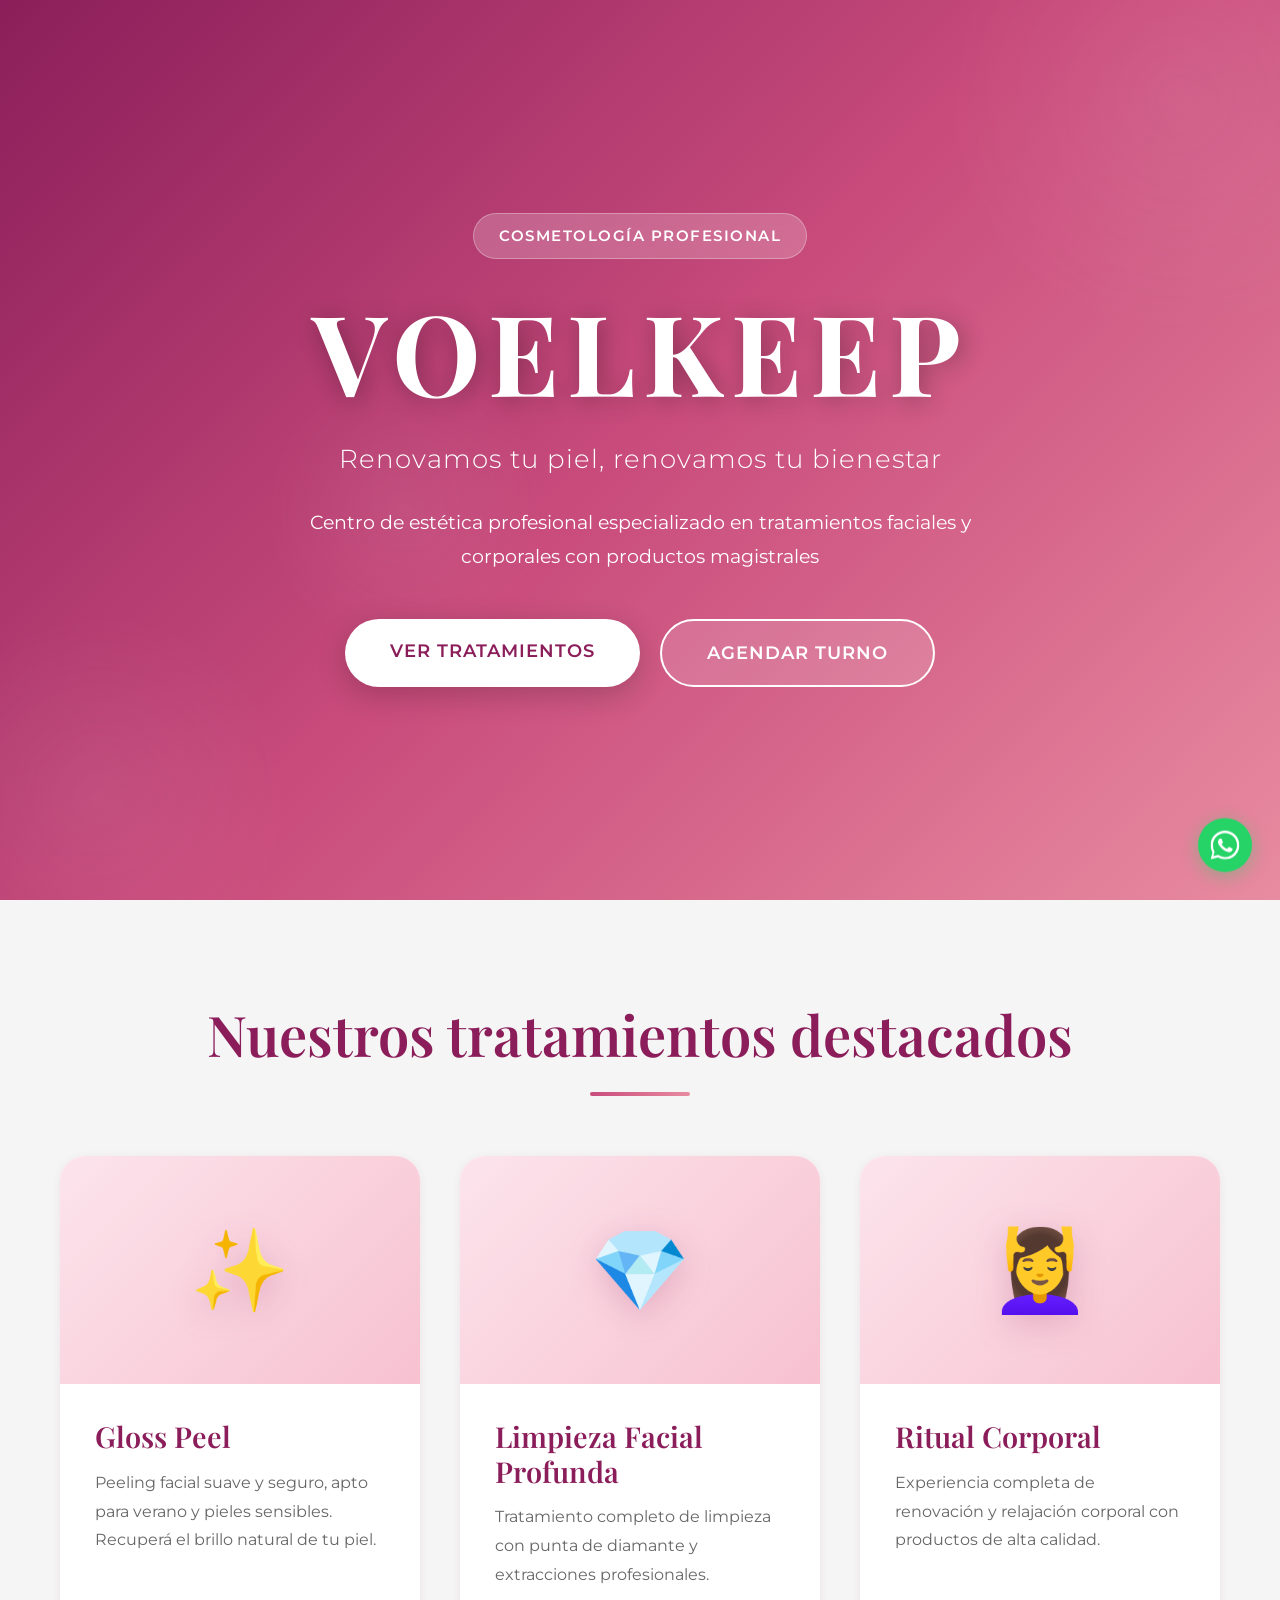
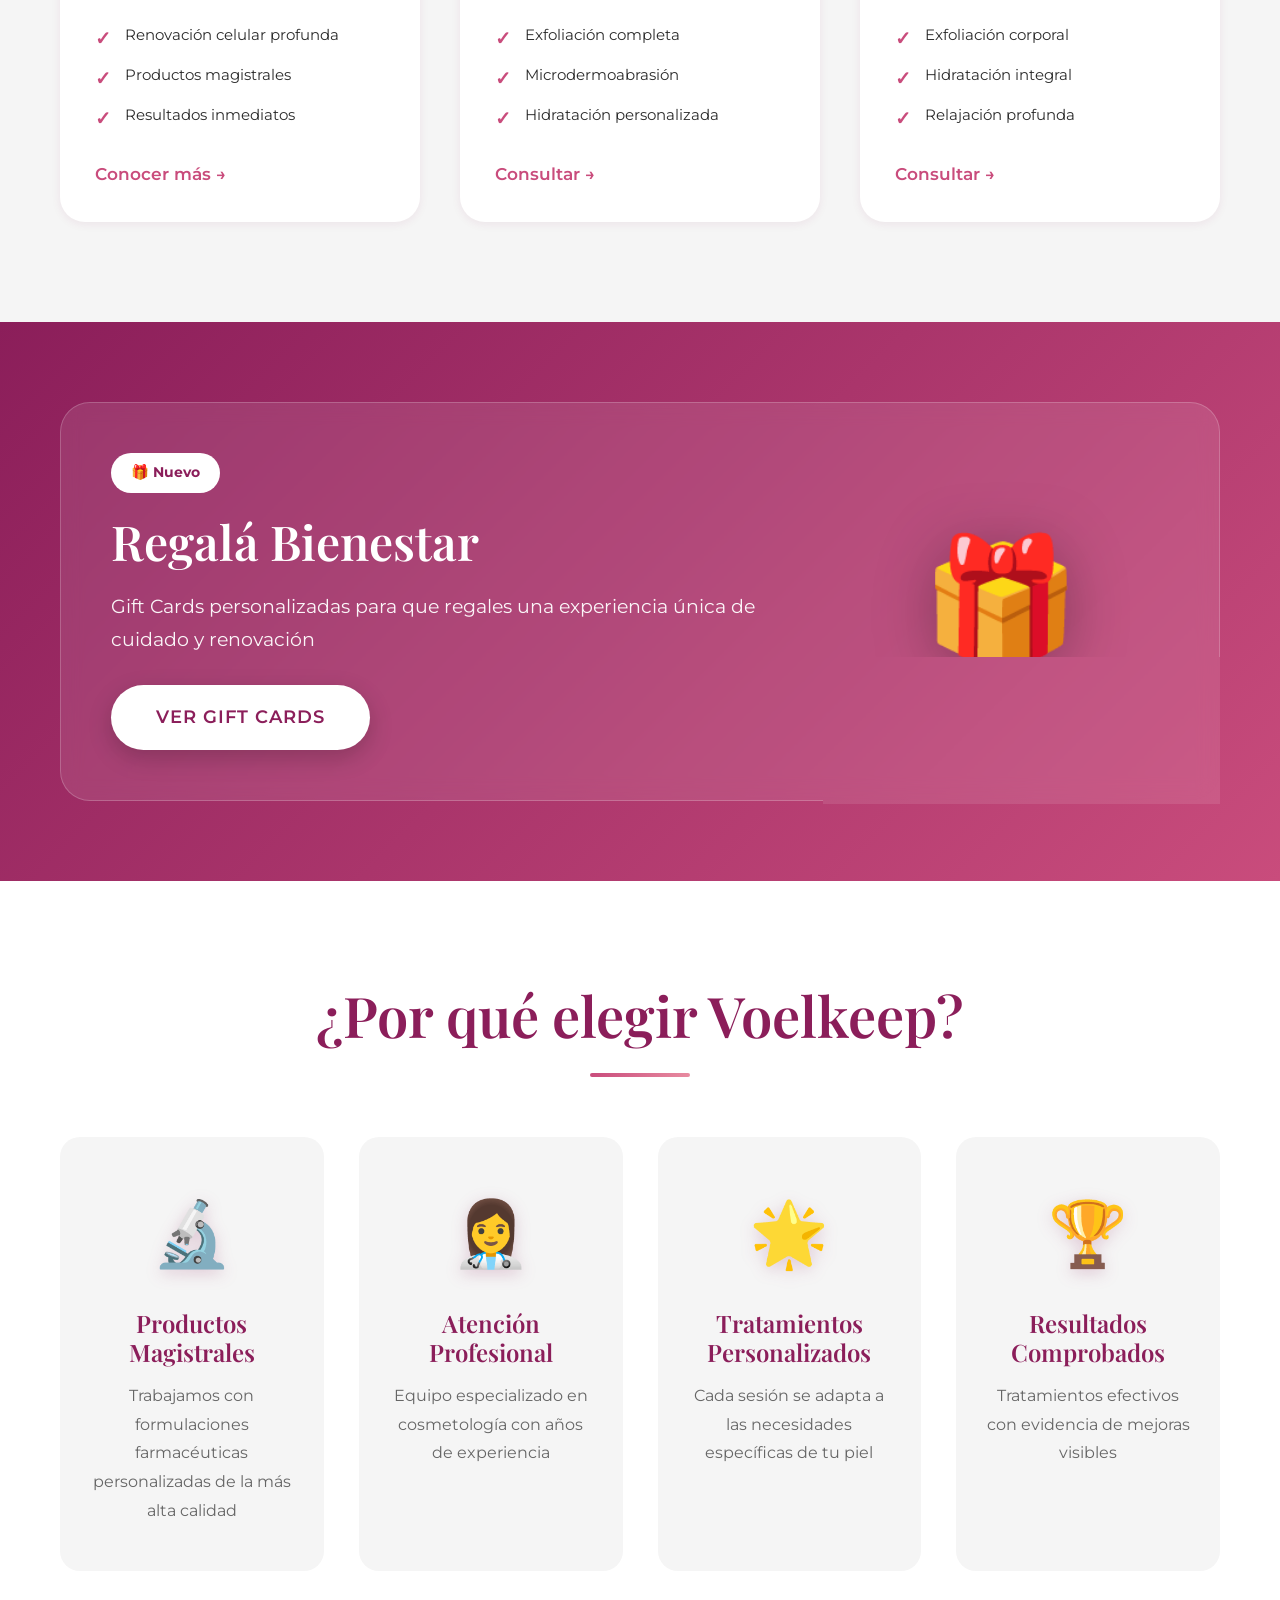
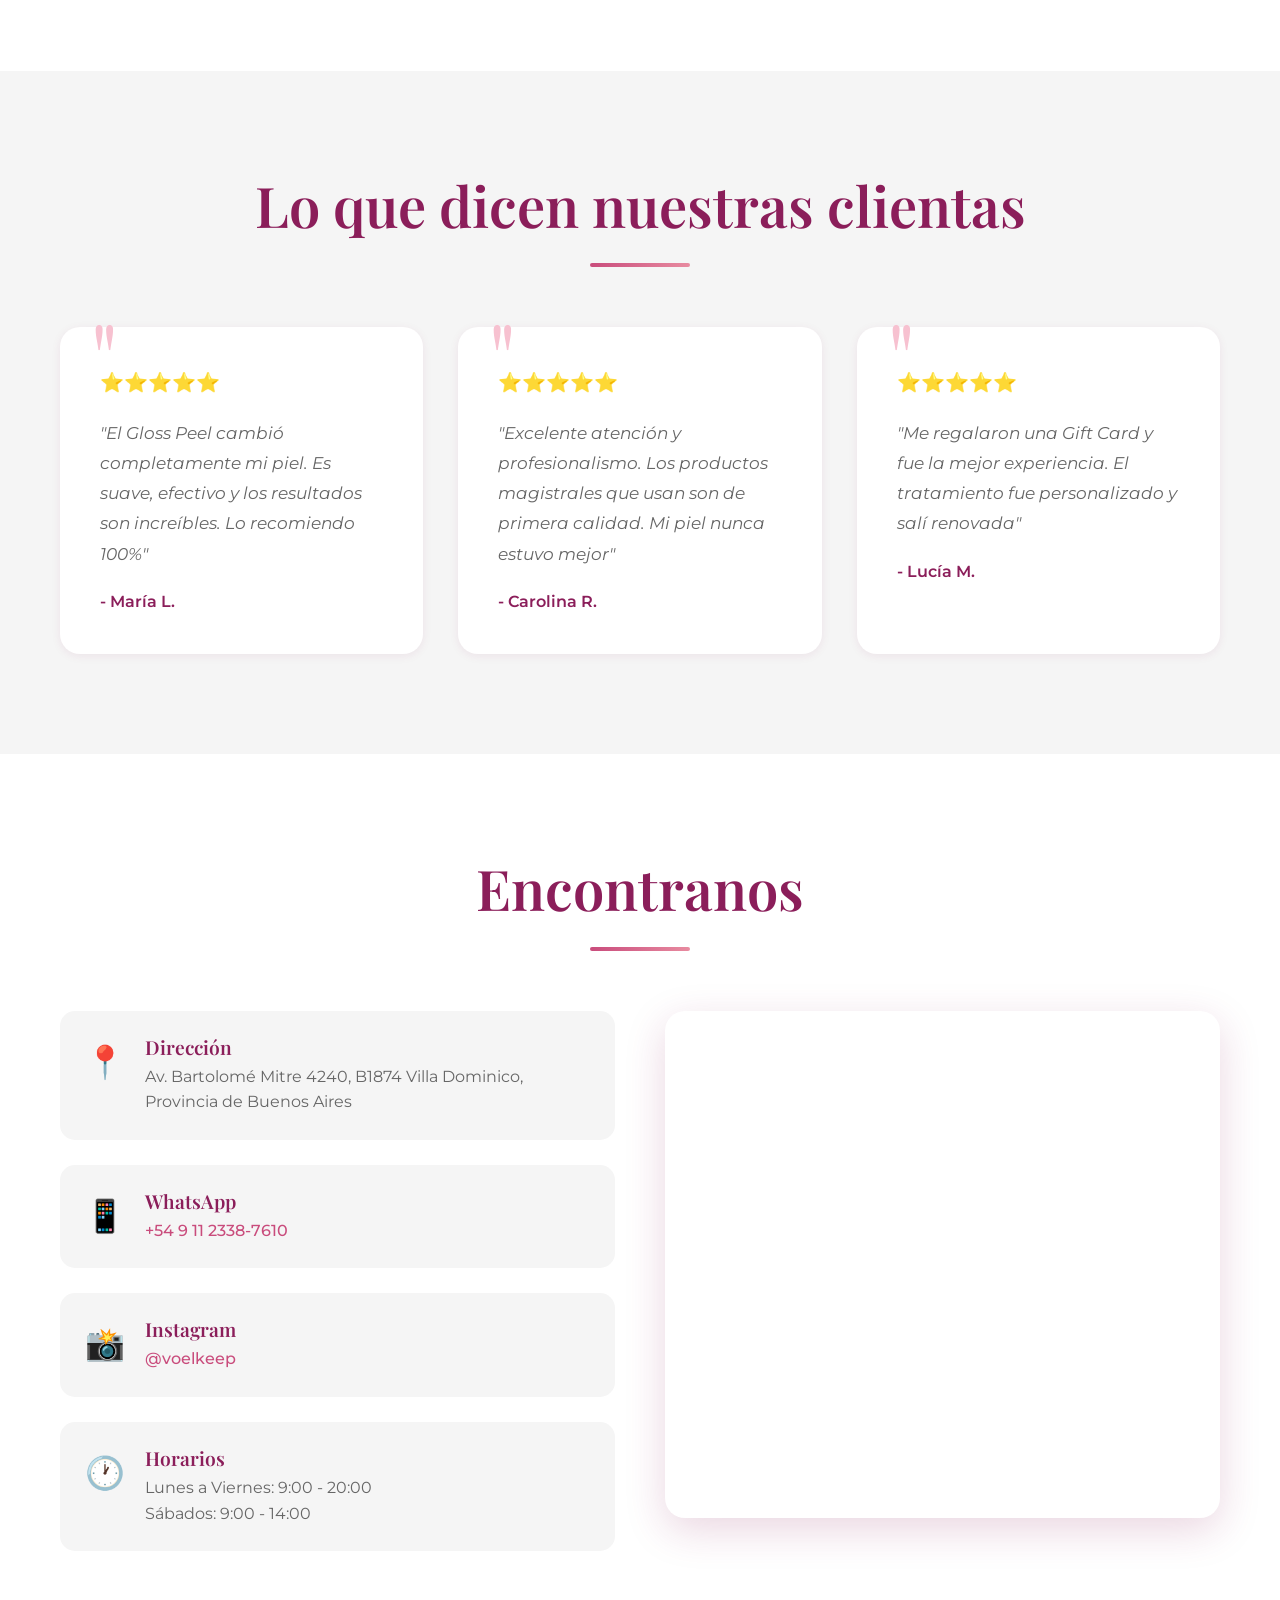
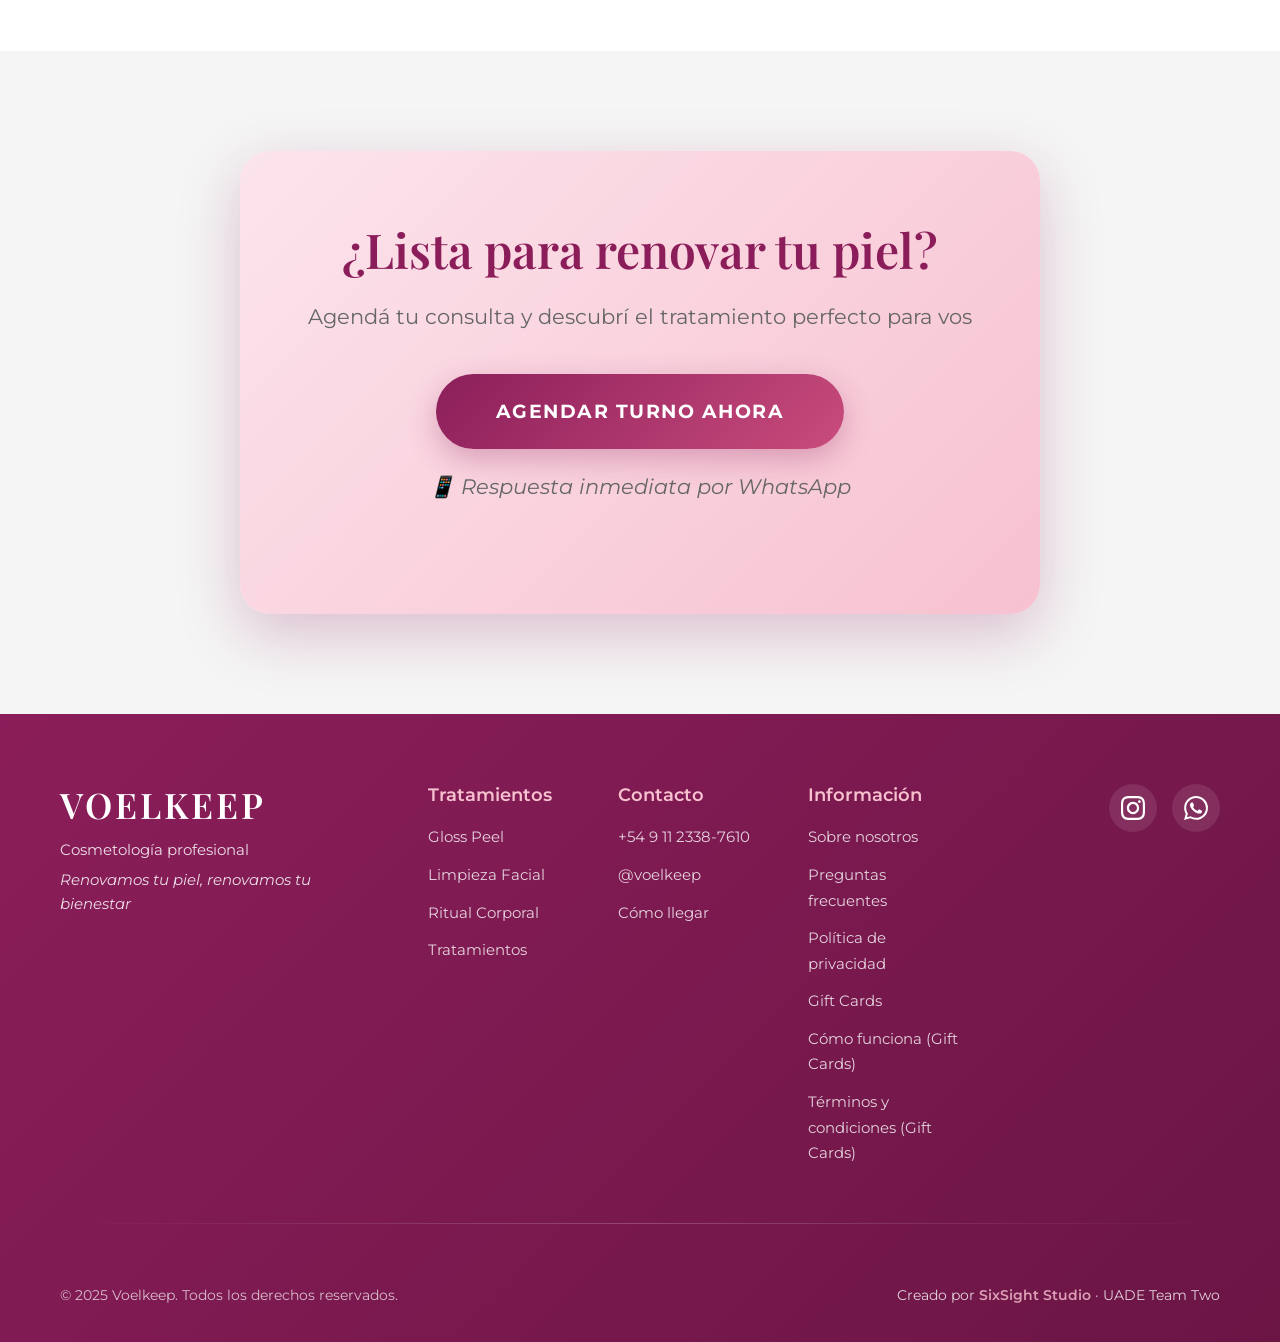
<file: index.html>
<!DOCTYPE html>
<html lang="es">
<head>
  <meta charset="UTF-8">
  <meta name="viewport" content="width=device-width, initial-scale=1.0">
  
  <!-- SEO Meta Tags -->
  <meta name="description" content="Voelkeep - Centro de cosmetología y estética profesional en Buenos Aires. Tratamientos faciales, corporales y productos magistrales. Gloss Peel, limpieza facial profunda y más.">
  <meta name="keywords" content="cosmetología, estética, tratamientos faciales, Buenos Aires, Voelkeep, skincare, peeling, limpieza facial, gift cards">
  <meta name="author" content="Voelkeep - SixSight Studio">
  
  <!-- Open Graph -->
  <meta property="og:title" content="Voelkeep - Cosmetología Profesional">
  <meta property="og:description" content="Centro de estética profesional. Tratamientos personalizados con productos magistrales.">
  <meta property="og:type" content="website">
  <meta property="og:url" content="https://www.voelkeep.com">
  <meta property="og:image" content="https://www.voelkeep.com/og-image.jpg">
  
  <!-- Twitter Card -->
  <meta name="twitter:card" content="summary_large_image">
  <meta name="twitter:title" content="Voelkeep - Cosmetología Profesional">
  <meta name="twitter:description" content="Centro de estética profesional. Tratamientos personalizados con productos magistrales.">
  
  <title>Voelkeep - Cosmetología Profesional | Buenos Aires</title>
  <link rel="shortcut icon" href="images/Logo_SVG.svg" type="image/x-icon">

  <link rel="stylesheet" href="styles.css">
  <link rel="preconnect" href="https://fonts.googleapis.com">
  <link rel="preconnect" href="https://fonts.gstatic.com" crossorigin>
  <link href="https://fonts.googleapis.com/css2?family=Montserrat:wght@300;400;500;600;700&family=Playfair+Display:wght@400;600;700&display=swap" rel="stylesheet">
</head>
<body>

  <!-- Botón flotante de WhatsApp -->
  <a href="#" 
     class="whatsapp-float" 
     id="whatsappBtn"
     target="_blank"
     aria-label="Contactar por WhatsApp">
    <svg width="32" height="32" viewBox="0 0 32 32" fill="none">
      <path d="M16 0C7.164 0 0 7.164 0 16c0 2.823.745 5.607 2.156 8.063L.047 31.937l8.109-2.094A15.93 15.93 0 0016 32c8.836 0 16-7.164 16-16S24.836 0 16 0zm0 29.333c-2.51 0-4.969-.703-7.115-2.031l-.51-.313-5.292 1.365 1.396-5.104-.344-.531A13.26 13.26 0 012.667 16c0-7.365 5.99-13.333 13.333-13.333S29.333 8.635 29.333 16 23.365 29.333 16 29.333z" fill="white"/>
      <path d="M23.573 19.49c-.396-.198-2.344-1.156-2.708-1.292-.365-.135-.63-.198-.896.198-.266.396-1.031 1.292-1.266 1.563-.234.27-.469.302-.865.104-.396-.198-1.672-.615-3.182-1.964-1.177-1.052-1.969-2.349-2.203-2.745-.234-.396-.026-.609.177-.807.177-.177.396-.458.594-.688.198-.229.266-.396.396-.661.135-.266.068-.5-.031-.698-.104-.198-.896-2.156-1.229-2.953-.323-.776-.651-.672-.896-.682-.229-.01-.49-.01-.755-.01s-.688.094-1.052.49c-.365.396-1.391 1.359-1.391 3.318s1.422 3.849 1.62 4.115c.198.266 2.792 4.266 6.766 5.984.948.406 1.688.651 2.266.833.953.302 1.818.26 2.505.156.766-.115 2.344-.958 2.672-1.88.333-.927.333-1.724.234-1.885-.099-.177-.365-.281-.76-.479z" fill="white"/>
    </svg>
    <span class="whatsapp-tooltip">Consultá por WhatsApp</span>
  </a>

  <!-- Hero Section -->
  <section class="hero">
    <div class="hero-background">
      <div class="circle circle-1"></div>
      <div class="circle circle-2"></div>
      <div class="circle circle-3"></div>
    </div>
    
    <div class="container">
      <div class="hero-content">
        <span class="hero-badge fade-in">Cosmetología Profesional</span>
        <h1 class="fade-in">VOELKEEP</h1>
        <p class="hero-subtitle fade-in">Renovamos tu piel, renovamos tu bienestar</p>
        <p class="hero-description fade-in">
          Centro de estética profesional especializado en tratamientos faciales y corporales con productos magistrales
        </p>
        <div class="hero-ctas fade-in">
          <a href="#tratamientos" class="cta-button cta-primary">Ver tratamientos</a>
          <a href="#" class="cta-button cta-secondary" id="ctaContacto">Agendar turno</a>
        </div>
      </div>
    </div>
  </section>

  <!-- Servicios Destacados -->
  <section class="featured-services">
    <div class="container">
      <h2 class="section-title scroll-reveal">Nuestros tratamientos destacados</h2>
      <div class="services-grid">
        
        <div class="service-card scroll-reveal">
          <div class="service-image">
            <div class="service-icon">✨</div>
          </div>
          <div class="service-content">
            <h3>Gloss Peel</h3>
            <p>Peeling facial suave y seguro, apto para verano y pieles sensibles. Recuperá el brillo natural de tu piel.</p>
            <ul class="service-features">
              <li>Renovación celular profunda</li>
              <li>Productos magistrales</li>
              <li>Resultados inmediatos</li>
            </ul>
            <a href="./gloss-peel/" class="service-link">Conocer más →</a>
          </div>
        </div>

        <div class="service-card scroll-reveal">
          <div class="service-image">
            <div class="service-icon">💎</div>
          </div>
          <div class="service-content">
            <h3>Limpieza Facial Profunda</h3>
            <p>Tratamiento completo de limpieza con punta de diamante y extracciones profesionales.</p>
            <ul class="service-features">
              <li>Exfoliación completa</li>
              <li>Microdermoabrasión</li>
              <li>Hidratación personalizada</li>
            </ul>
            <a href="#" class="service-link cta-limpieza">Consultar →</a>
          </div>
        </div>

        <div class="service-card scroll-reveal">
          <div class="service-image">
            <div class="service-icon">💆‍♀️</div>
          </div>
          <div class="service-content">
            <h3>Ritual Corporal</h3>
            <p>Experiencia completa de renovación y relajación corporal con productos de alta calidad.</p>
            <ul class="service-features">
              <li>Exfoliación corporal</li>
              <li>Hidratación integral</li>
              <li>Relajación profunda</li>
            </ul>
            <a href="#" class="service-link cta-ritual">Consultar →</a>
          </div>
        </div>

      </div>
    </div>
  </section>

  <!-- Gift Cards CTA -->
  <section class="giftcard-banner">
    <div class="container">
      <div class="banner-content scroll-reveal">
        <div class="banner-text">
          <span class="banner-badge">🎁 Nuevo</span>
          <h2>Regalá Bienestar</h2>
          <p>Gift Cards personalizadas para que regales una experiencia única de cuidado y renovación</p>
          <a href="./giftcard/index.html" class="cta-button cta-gift">Ver Gift Cards</a>
        </div>
        <div class="banner-icon">
          <div class="gift-box">🎁</div>
        </div>
      </div>
    </div>
  </section>

  <!-- Por qué elegirnos -->
  <section class="why-us" id="tratamientos">
    <div class="container">
      <h2 class="section-title scroll-reveal">¿Por qué elegir Voelkeep?</h2>
      <div class="reasons-grid">
        
        <div class="reason-card scroll-reveal">
          <div class="reason-icon">🔬</div>
          <h3>Productos Magistrales</h3>
          <p>Trabajamos con formulaciones farmacéuticas personalizadas de la más alta calidad</p>
        </div>

        <div class="reason-card scroll-reveal">
          <div class="reason-icon">👩‍⚕️</div>
          <h3>Atención Profesional</h3>
          <p>Equipo especializado en cosmetología con años de experiencia</p>
        </div>

        <div class="reason-card scroll-reveal">
          <div class="reason-icon">🌟</div>
          <h3>Tratamientos Personalizados</h3>
          <p>Cada sesión se adapta a las necesidades específicas de tu piel</p>
        </div>

        <div class="reason-card scroll-reveal">
          <div class="reason-icon">🏆</div>
          <h3>Resultados Comprobados</h3>
          <p>Tratamientos efectivos con evidencia de mejoras visibles</p>
        </div>

      </div>
    </div>
  </section>

  <!-- Testimonios -->
  <section class="testimonials">
    <div class="container">
      <h2 class="section-title scroll-reveal">Lo que dicen nuestras clientas</h2>
      <div class="testimonials-grid">
        
        <div class="testimonial-card scroll-reveal">
          <div class="stars">⭐⭐⭐⭐⭐</div>
          <p class="testimonial-text">"El Gloss Peel cambió completamente mi piel. Es suave, efectivo y los resultados son increíbles. Lo recomiendo 100%"</p>
          <p class="testimonial-author">- María L.</p>
        </div>

        <div class="testimonial-card scroll-reveal">
          <div class="stars">⭐⭐⭐⭐⭐</div>
          <p class="testimonial-text">"Excelente atención y profesionalismo. Los productos magistrales que usan son de primera calidad. Mi piel nunca estuvo mejor"</p>
          <p class="testimonial-author">- Carolina R.</p>
        </div>

        <div class="testimonial-card scroll-reveal">
          <div class="stars">⭐⭐⭐⭐⭐</div>
          <p class="testimonial-text">"Me regalaron una Gift Card y fue la mejor experiencia. El tratamiento fue personalizado y salí renovada"</p>
          <p class="testimonial-author">- Lucía M.</p>
        </div>

      </div>
    </div>
  </section>

  <!-- Ubicación y Contacto -->
  <section class="location-section">
    <div class="container">
      <h2 class="section-title scroll-reveal">Encontranos</h2>
      <div class="location-content">
        <div class="location-info scroll-reveal">
          <div class="info-item">
            <div class="info-icon">📍</div>
            <div>
              <h3>Dirección</h3>
              <p id="addressText">Av. Bartolomé Mitre 4240, B1874 Villa Dominico, Buenos Aires</p>
            </div>
          </div>
          <div class="info-item">
            <div class="info-icon">📱</div>
            <div>
              <h3>WhatsApp</h3>
              <p><a href="#" id="phoneLink">+54 9 11 2338-7610</a></p>
            </div>
          </div>
          <div class="info-item">
            <div class="info-icon">📸</div>
            <div>
              <h3>Instagram</h3>
              <p><a href="https://www.instagram.com/voelkeep" target="_blank">@voelkeep</a></p>
            </div>
          </div>
          <div class="info-item">
            <div class="info-icon">🕐</div>
            <div>
              <h3>Horarios</h3>
              <p>Lunes a Viernes: 9:00 - 20:00<br>Sábados: 9:00 - 14:00</p>
            </div>
          </div>
        </div>
        <div class="map-container scroll-reveal">
          <div class="map-loader" id="mapLoader">Cargando mapa...</div>
          <iframe 
            id="googleMap"
            src="" 
            width="100%" 
            height="500" 
            style="border:0;border-radius:15px;" 
            allowfullscreen="" 
            loading="lazy" 
            referrerpolicy="no-referrer-when-downgrade">
          </iframe>
        </div>
      </div>
    </div>
  </section>

  <!-- CTA Final -->
  <section class="final-cta">
    <div class="container">
      <div class="cta-box scroll-reveal">
        <h2>¿Lista para renovar tu piel?</h2>
        <p>Agendá tu consulta y descubrí el tratamiento perfecto para vos</p>
        <a href="#" class="cta-button-large" id="ctaFinal">Agendar turno ahora</a>
        <p class="cta-note">📱 Respuesta inmediata por WhatsApp</p>
      </div>
    </div>
  </section>

  <!-- Voy a anularlo para probar un footer unificado -->


  <!-- Footer 
  <footer class="footer">
    <div class="container">
      <div class="footer-content">
        <div class="footer-main">
          <div class="footer-brand">
            <h3>VOELKEEP</h3>
            <p>Cosmetología profesional</p>
            <p class="footer-tagline">Renovamos tu piel, renovamos tu bienestar</p>
          </div>
           
          <div class="footer-links">
            <div class="footer-column">
              <h4>Tratamientos</h4>
              <ul>
                <li><a href="./gloss-peel/">Gloss Peel</a></li>
                <li><a href="#">Limpieza Facial</a></li>
                <li><a href="#">Ritual Corporal</a></li>
                <li><a href="./giftcard/">Gift Cards</a></li>
              </ul>
            </div>
            <div class="footer-column">
              <h4>Contacto</h4>
              <ul>
                <li><a href="#" id="footerPhone">+54 9 11 2338-7610</a></li>
                <li><a href="https://www.instagram.com/voelkeep" target="_blank">@voelkeep</a></li>
                <li><a href="https://maps.app.goo.gl/zQjmRhdwMuqtUgFz6" target="_blank">Cómo llegar</a></li>
              </ul>
            </div>
            <div class="footer-column">
              <h4>Información</h4>
              <ul>
                <li><a href="#">Sobre nosotros</a></li>
                <li><a href="#">Preguntas frecuentes</a></li>
                <li><a href="#">Política de privacidad</a></li>
              </ul>
            </div>
          </div>
          
          <div class="footer-social">
            <a href="https://www.instagram.com/voelkeep" target="_blank" aria-label="Instagram" class="social-link">
              <svg width="24" height="24" viewBox="0 0 24 24" fill="currentColor">
                <path d="M12 2.163c3.204 0 3.584.012 4.85.07 3.252.148 4.771 1.691 4.919 4.919.058 1.265.069 1.645.069 4.849 0 3.205-.012 3.584-.069 4.849-.149 3.225-1.664 4.771-4.919 4.919-1.266.058-1.644.07-4.85.07-3.204 0-3.584-.012-4.849-.07-3.26-.149-4.771-1.699-4.919-4.92-.058-1.265-.07-1.644-.07-4.849 0-3.204.013-3.583.07-4.849.149-3.227 1.664-4.771 4.919-4.919 1.266-.057 1.645-.069 4.849-.069zm0-2.163c-3.259 0-3.667.014-4.947.072-4.358.2-6.78 2.618-6.98 6.98-.059 1.281-.073 1.689-.073 4.948 0 3.259.014 3.668.072 4.948.2 4.358 2.618 6.78 6.98 6.98 1.281.058 1.689.072 4.948.072 3.259 0 3.668-.014 4.948-.072 4.354-.2 6.782-2.618 6.979-6.98.059-1.28.073-1.689.073-4.948 0-3.259-.014-3.667-.072-4.947-.196-4.354-2.617-6.78-6.979-6.98-1.281-.059-1.69-.073-4.949-.073zm0 5.838c-3.403 0-6.162 2.759-6.162 6.162s2.759 6.163 6.162 6.163 6.162-2.759 6.162-6.163c0-3.403-2.759-6.162-6.162-6.162zm0 10.162c-2.209 0-4-1.79-4-4 0-2.209 1.791-4 4-4s4 1.791 4 4c0 2.21-1.791 4-4 4zm6.406-11.845c-.796 0-1.441.645-1.441 1.44s.645 1.44 1.441 1.44c.795 0 1.439-.645 1.439-1.44s-.644-1.44-1.439-1.44z"/>
              </svg>
            </a>
            <a href="#" id="footerWhatsapp" target="_blank" aria-label="WhatsApp" class="social-link">
              <svg width="24" height="24" viewBox="0 0 24 24" fill="currentColor">
                <path d="M17.472 14.382c-.297-.149-1.758-.867-2.03-.967-.273-.099-.471-.148-.67.15-.197.297-.767.966-.94 1.164-.173.199-.347.223-.644.075-.297-.15-1.255-.463-2.39-1.475-.883-.788-1.48-1.761-1.653-2.059-.173-.297-.018-.458.13-.606.134-.133.298-.347.446-.52.149-.174.198-.298.298-.497.099-.198.05-.371-.025-.52-.075-.149-.669-1.612-.916-2.207-.242-.579-.487-.5-.669-.51-.173-.008-.371-.01-.57-.01-.198 0-.52.074-.792.372-.272.297-1.04 1.016-1.04 2.479 0 1.462 1.065 2.875 1.213 3.074.149.198 2.096 3.2 5.077 4.487.709.306 1.262.489 1.694.625.712.227 1.36.195 1.871.118.571-.085 1.758-.719 2.006-1.413.248-.694.248-1.289.173-1.413-.074-.124-.272-.198-.57-.347m-5.421 7.403h-.004a9.87 9.87 0 01-5.031-1.378l-.361-.214-3.741.982.998-3.648-.235-.374a9.86 9.86 0 01-1.51-5.26c.001-5.45 4.436-9.884 9.888-9.884 2.64 0 5.122 1.03 6.988 2.898a9.825 9.825 0 012.893 6.994c-.003 5.45-4.437 9.884-9.885 9.884m8.413-18.297A11.815 11.815 0 0012.05 0C5.495 0 .16 5.335.157 11.892c0 2.096.547 4.142 1.588 5.945L.057 24l6.305-1.654a11.882 11.882 0 005.683 1.448h.005c6.554 0 11.89-5.335 11.893-11.893a11.821 11.821 0 00-3.48-8.413z"/>
              </svg>
            </a>
          </div>
        </div>
      </div>
      
      <div class="footer-divider"></div>
      
      <div class="footer-bottom">
        <p class="footer-copy">&copy; 2025 Voelkeep. Todos los derechos reservados.</p>
        <p class="footer-credits">
          Creado por <strong>SixSight Studio</strong> · UADE Team Two
        </p>
      </div>
    </div>
  </footer>

  -->

<div id="footer-container"></div>

<script src="scripts.js"></script>
<script type="module" src="./modeles_home.js"></script>

</body>
</html>
</file>
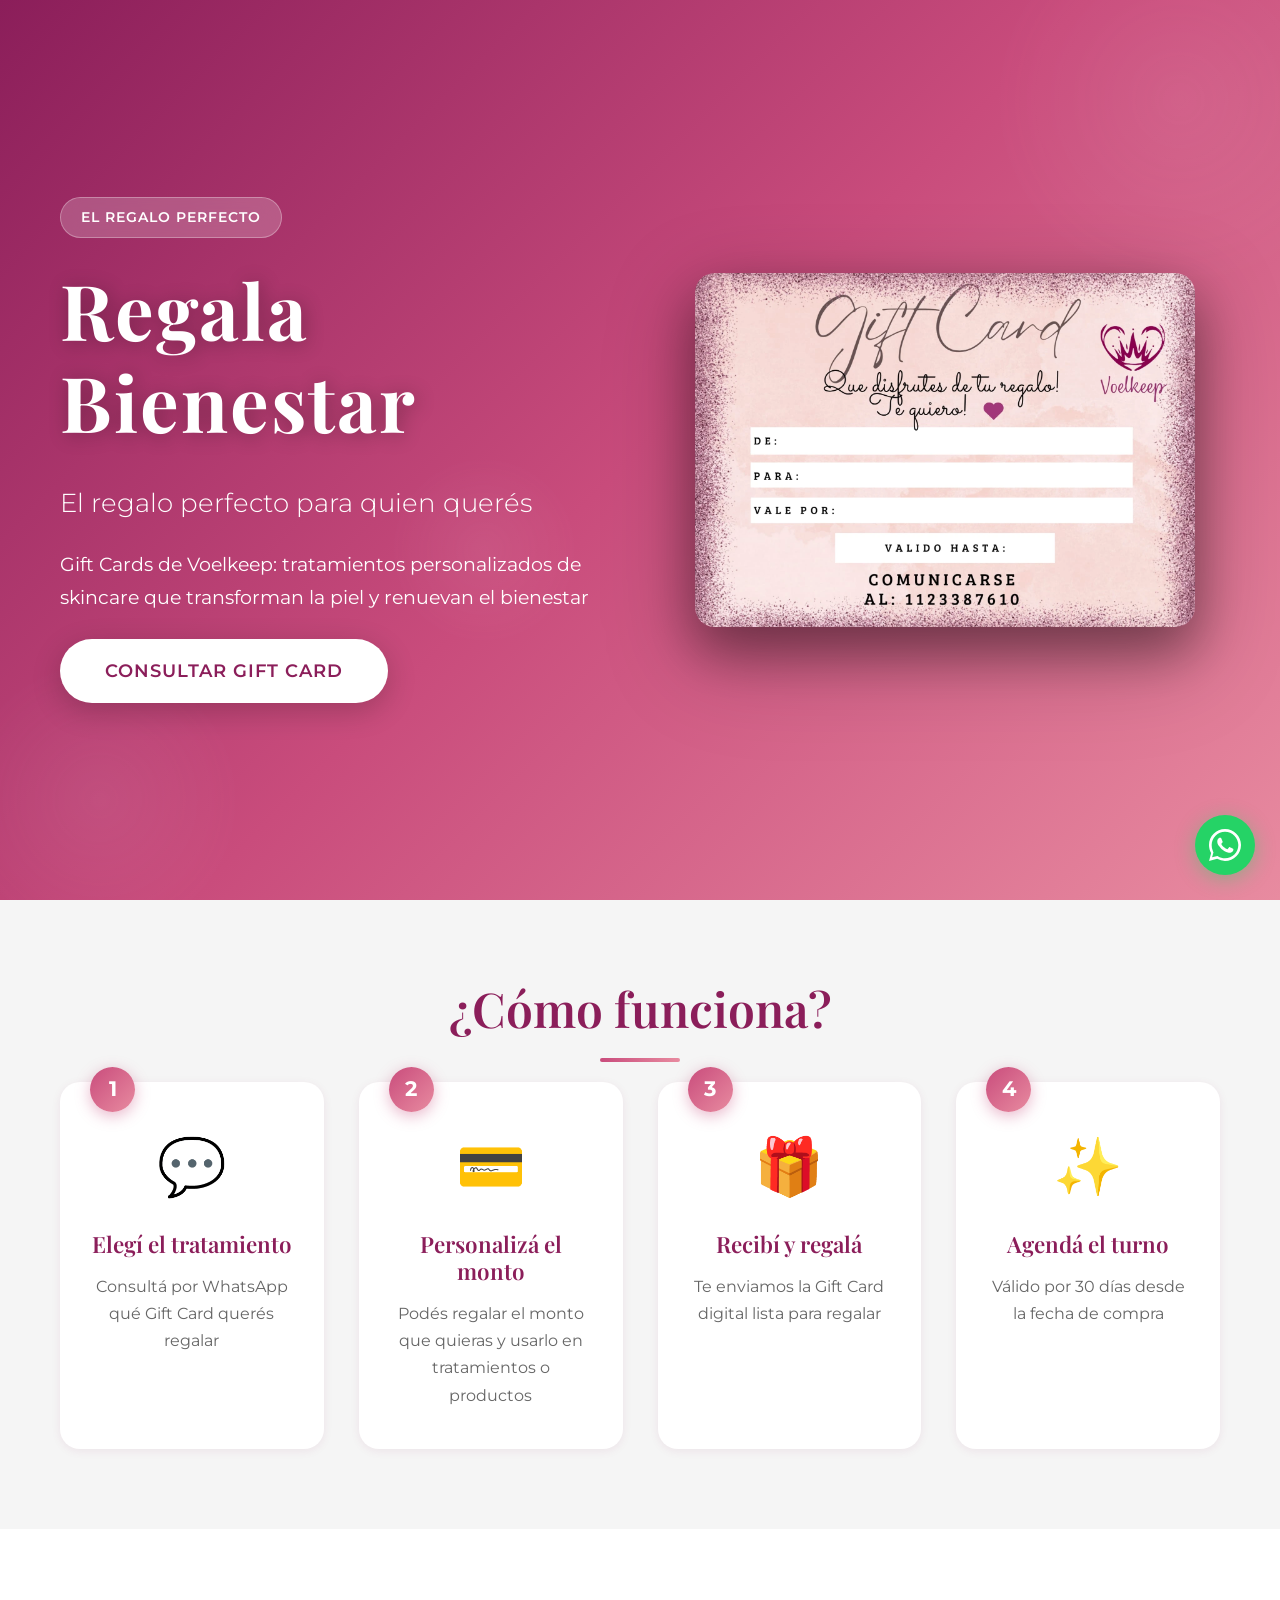
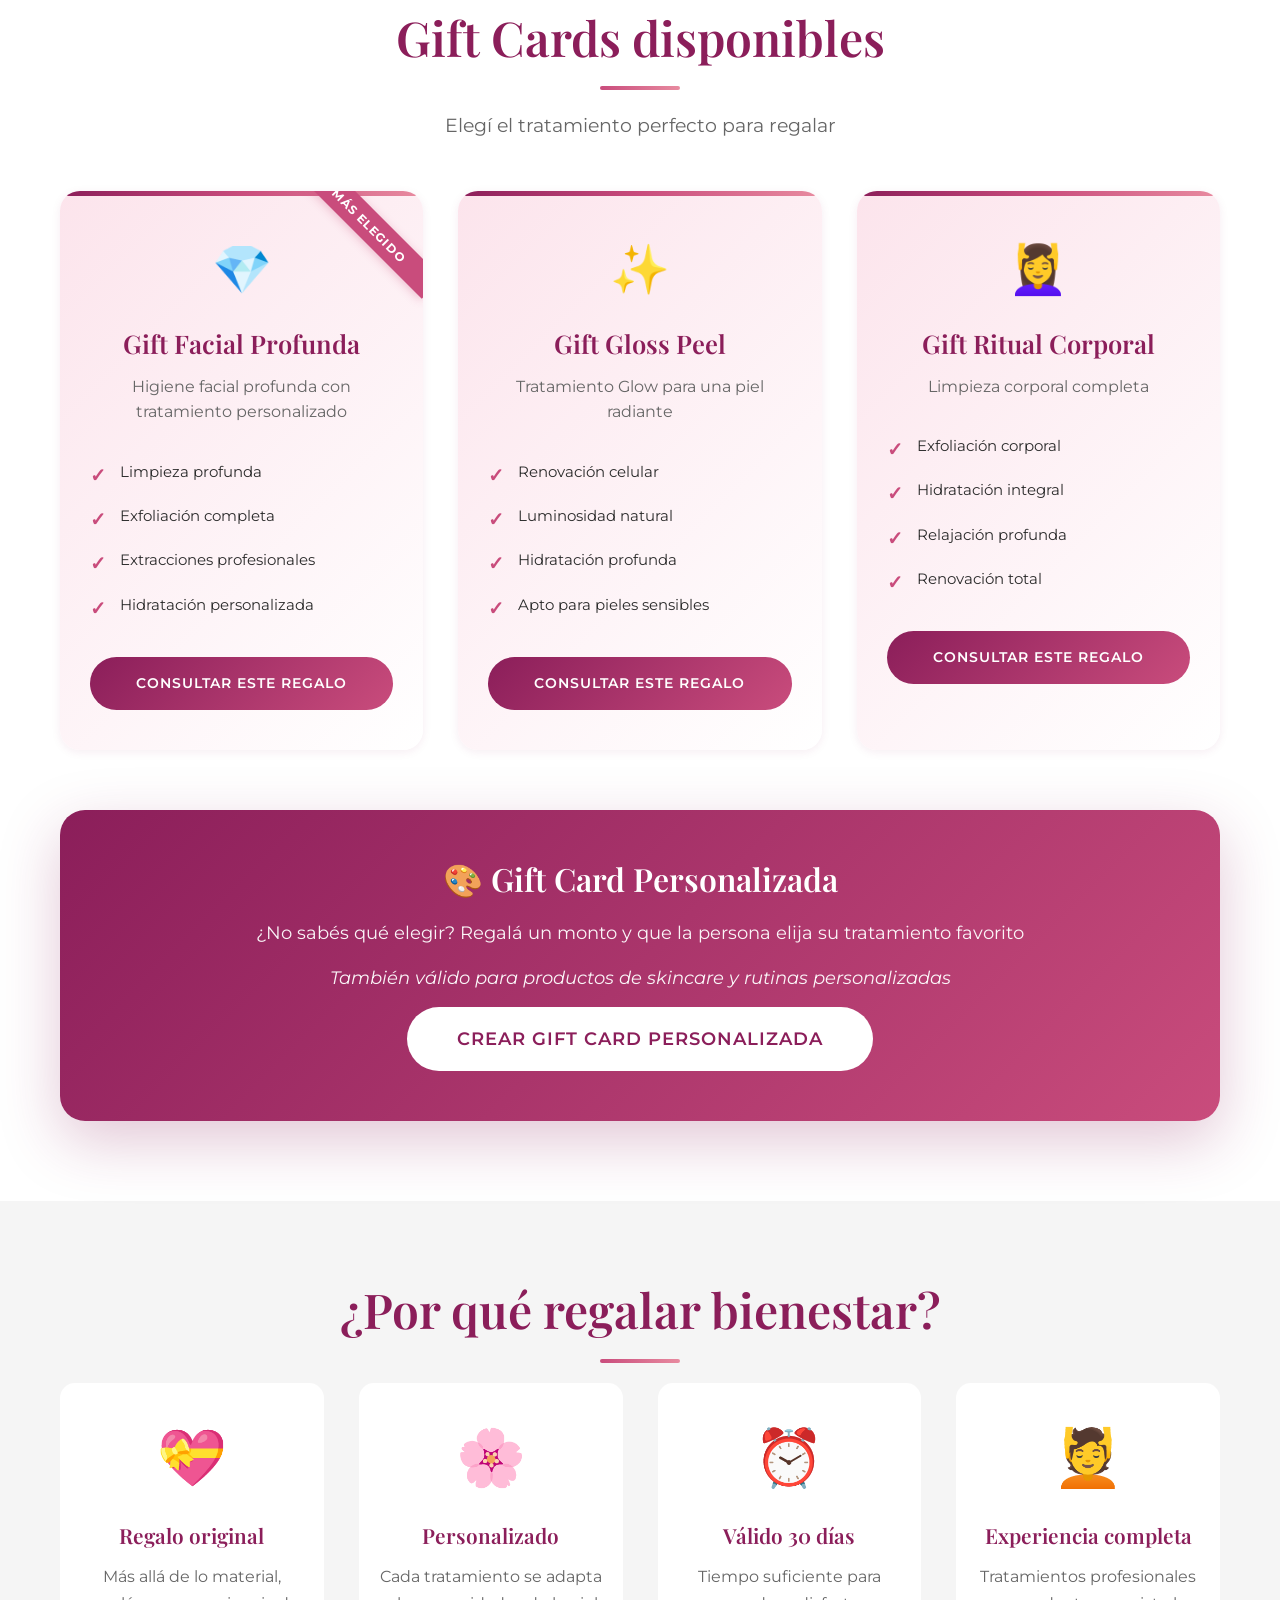
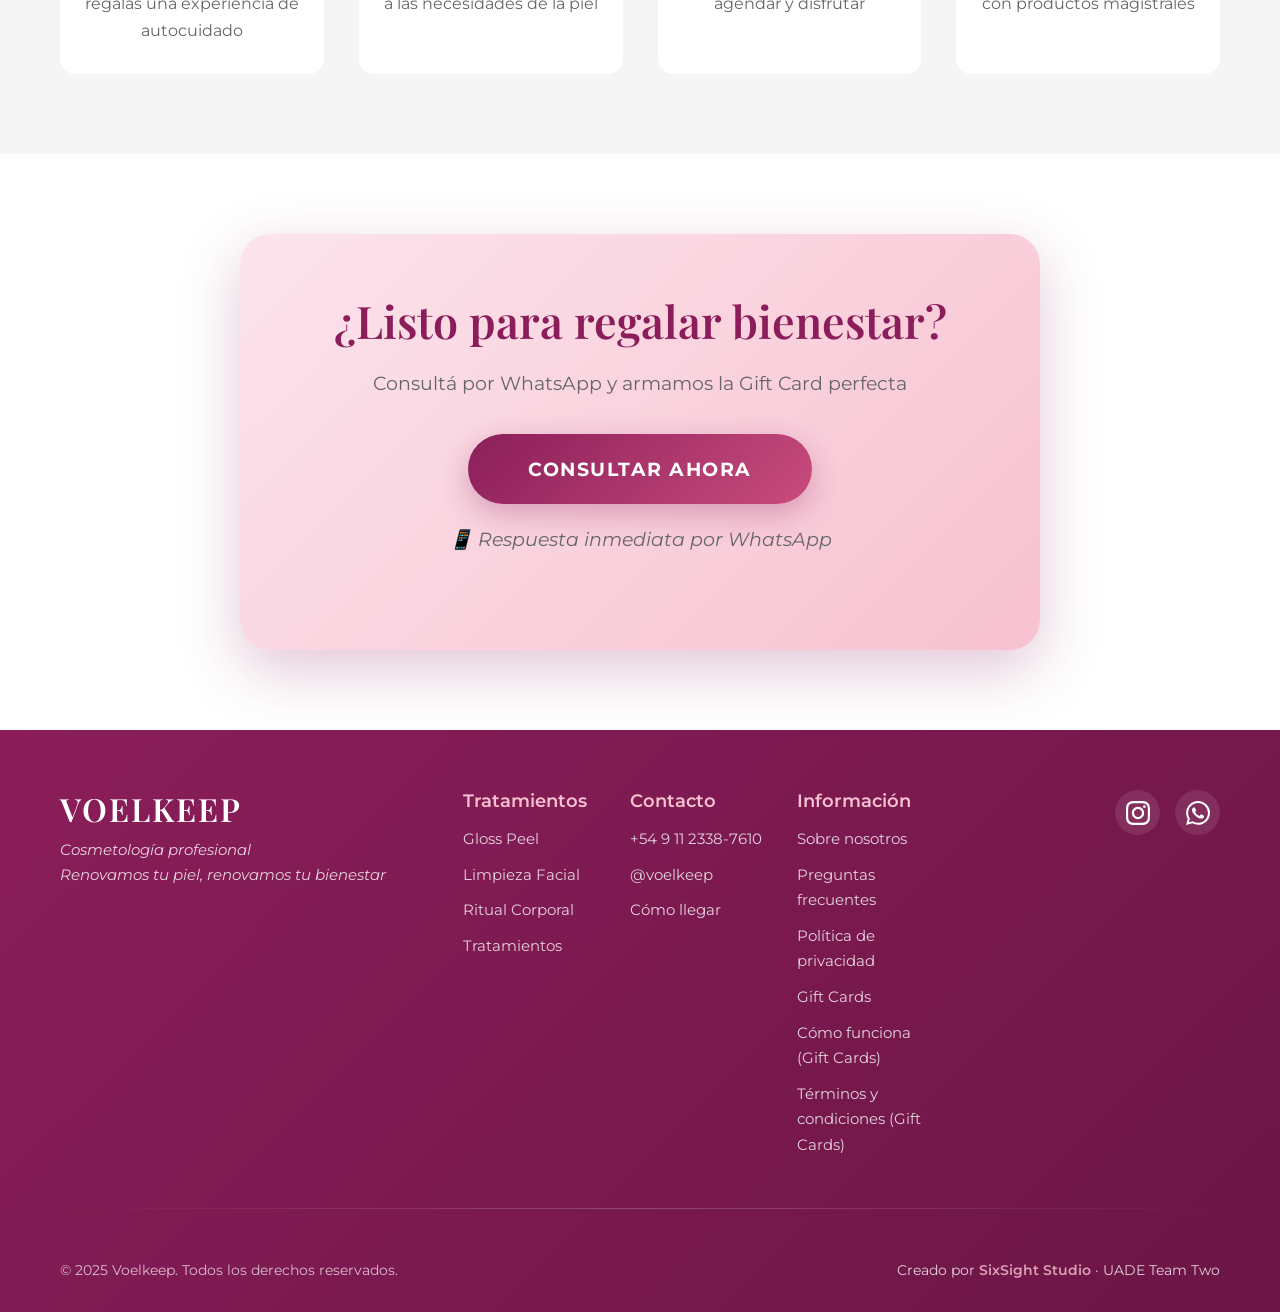
<file: giftcard/index.html>
<!DOCTYPE html>
<html lang="es">
<head>
  <meta charset="UTF-8">
  <meta name="viewport" content="width=device-width, initial-scale=1.0">
  
  <!-- SEO Meta Tags -->
  <meta name="description" content="Regala bienestar con las Gift Cards de Voelkeep. Tratamientos de skincare personalizados: Glow Peel, Limpieza Facial, Ritual Corporal. El regalo perfecto para cuidar la piel.">
  <meta name="keywords" content="gift card, regalo bienestar, tratamiento facial regalo, voelkeep, skincare, belleza, spa">
  <meta name="author" content="Voelkeep - SixSight Studio">
  
  <!-- Open Graph -->
  <meta property="og:title" content="Regala Bienestar - Gift Cards Voelkeep">
  <meta property="og:description" content="El regalo perfecto: tratamientos personalizados de skincare. Válido por 30 días.">
  <meta property="og:type" content="website">
  <meta property="og:url" content="https://www.voelkeep.com/giftcard">
  <meta property="og:image" content="https://www.voelkeep.com/images/giftcard/og-image.jpg">
  
  <title>Regala Bienestar - Gift Cards | Voelkeep</title>
  
  <link rel="stylesheet" href="styles.css">
  <link rel="preconnect" href="https://fonts.googleapis.com">
  <link rel="preconnect" href="https://fonts.gstatic.com" crossorigin>
  <link href="https://fonts.googleapis.com/css2?family=Montserrat:wght@300;400;500;600;700&family=Playfair+Display:wght@400;600;700&display=swap" rel="stylesheet">
</head>
<body>

  <!-- Botón flotante de WhatsApp -->
  <a href="#" 
     class="whatsapp-float" 
     id="whatsappBtn"
     target="_blank"
     aria-label="Contactar por WhatsApp">
    <svg width="32" height="32" viewBox="0 0 32 32" fill="none">
      <path d="M16 0C7.164 0 0 7.164 0 16c0 2.823.745 5.607 2.156 8.063L.047 31.937l8.109-2.094A15.93 15.93 0 0016 32c8.836 0 16-7.164 16-16S24.836 0 16 0zm0 29.333c-2.51 0-4.969-.703-7.115-2.031l-.51-.313-5.292 1.365 1.396-5.104-.344-.531A13.26 13.26 0 012.667 16c0-7.365 5.99-13.333 13.333-13.333S29.333 8.635 29.333 16 23.365 29.333 16 29.333z" fill="white"/>
      <path d="M23.573 19.49c-.396-.198-2.344-1.156-2.708-1.292-.365-.135-.63-.198-.896.198-.266.396-1.031 1.292-1.266 1.563-.234.27-.469.302-.865.104-.396-.198-1.672-.615-3.182-1.964-1.177-1.052-1.969-2.349-2.203-2.745-.234-.396-.026-.609.177-.807.177-.177.396-.458.594-.688.198-.229.266-.396.396-.661.135-.266.068-.5-.031-.698-.104-.198-.896-2.156-1.229-2.953-.323-.776-.651-.672-.896-.682-.229-.01-.49-.01-.755-.01s-.688.094-1.052.49c-.365.396-1.391 1.359-1.391 3.318s1.422 3.849 1.62 4.115c.198.266 2.792 4.266 6.766 5.984.948.406 1.688.651 2.266.833.953.302 1.818.26 2.505.156.766-.115 2.344-.958 2.672-1.88.333-.927.333-1.724.234-1.885-.099-.177-.365-.281-.76-.479z" fill="white"/>
    </svg>
    <span class="whatsapp-tooltip">Consultá por Gift Cards</span>
  </a>

  <!-- Hero Section -->
  <section class="hero">
    <div class="hero-background">
      <!-- Círculos decorativos animados -->
      <div class="circle circle-1"></div>
      <div class="circle circle-2"></div>
      <div class="circle circle-3"></div>
    </div>
    
    <div class="container hero-container">
      <div class="hero-content">
        <span id="changing-text" class="hero-badge fade-in"></span>
        <h1 class="fade-in">Regala Bienestar</h1>
        <p class="hero-subtitle fade-in">El regalo perfecto para quien querés</p>
        <p class="hero-description fade-in">
          Gift Cards de Voelkeep: tratamientos personalizados de skincare que transforman la piel y renuevan el bienestar
        </p>
        <a href="#" class="cta-button fade-in cta-hero">
          Consultar Gift Card
        </a>
      </div>
      
      <div class="hero-card-container">
        <div class="giftcard-3d">
          <img src="../images/GiftCard.webp" 
               alt="Gift Card Voelkeep" 
               class="giftcard-image"
               onerror="this.src='data:image/svg+xml,%3Csvg width=\'400\' height=\'250\' xmlns=\'http://www.w3.org/2000/svg\'%3E%3Crect width=\'400\' height=\'250\' fill=\'%23E88BA0\'/%3E%3Ctext x=\'50%25\' y=\'50%25\' font-family=\'Arial\' font-size=\'24\' fill=\'white\' text-anchor=\'middle\' dy=\'.3em\'%3EGIFT CARD%3C/text%3E%3C/svg%3E'">
        </div>
      </div>
    </div>
  </section>

  <!-- Cómo funciona -->
  <section class="how-it-works">
    <div class="container">
      <h2 class="section-title scroll-reveal">¿Cómo funciona?</h2>
      <div class="steps-grid">
        <div class="step-card scroll-reveal">
          <div class="step-number">1</div>
          <div class="step-icon">💬</div>
          <h3>Elegí el tratamiento</h3>
          <p>Consultá por WhatsApp qué Gift Card querés regalar</p>
        </div>
        <div class="step-card scroll-reveal">
          <div class="step-number">2</div>
          <div class="step-icon">💳</div>
          <h3>Personalizá el monto</h3>
          <p>Podés regalar el monto que quieras y usarlo en tratamientos o productos</p>
        </div>
        <div class="step-card scroll-reveal">
          <div class="step-number">3</div>
          <div class="step-icon">🎁</div>
          <h3>Recibí y regalá</h3>
          <p>Te enviamos la Gift Card digital lista para regalar</p>
        </div>
        <div class="step-card scroll-reveal">
          <div class="step-number">4</div>
          <div class="step-icon">✨</div>
          <h3>Agendá el turno</h3>
          <p>Válido por 30 días desde la fecha de compra</p>
        </div>
      </div>
    </div>
  </section>

  <!-- Tratamientos disponibles -->
  <section class="treatments-section">
    <div class="container">
      <h2 class="section-title scroll-reveal">Gift Cards disponibles</h2>
      <p class="section-subtitle scroll-reveal">Elegí el tratamiento perfecto para regalar</p>
      
      <div class="treatments-grid">

        <!-- Gift Card 1 -->
        <div class="treatment-card scroll-reveal">
          <div class="treatment-badge">MÁS ELEGIDO</div>
          <div class="treatment-icon">💎</div>
          <h3>Gift Facial Profunda</h3>
          <p class="treatment-name">Higiene facial profunda con tratamiento personalizado</p>
          <ul class="treatment-benefits">
            <li>Limpieza profunda</li>
            <li>Exfoliación completa</li>
            <li>Extracciones profesionales</li>
            <li>Hidratación personalizada</li>
          </ul>
          <a href="#" class="treatment-cta" data-treatment="Facial Profunda">Consultar este regalo</a>
        </div>


        <!-- Gift Card 2 -->
          <div class="treatment-card scroll-reveal">
          <div class="treatment-icon">✨</div>
          <h3>Gift Gloss Peel</h3>
          <p class="treatment-name">Tratamiento Glow para una piel radiante</p>
          <ul class="treatment-benefits">
            <li>Renovación celular</li>
            <li>Luminosidad natural</li>
            <li>Hidratación profunda</li>
            <li>Apto para pieles sensibles</li>
          </ul>
          <a href="#" class="treatment-cta" data-treatment="Glow Peel">Consultar este regalo</a>
        </div>

        <!-- Gift Card 3 -->
        <div class="treatment-card scroll-reveal">
          <div class="treatment-icon">💆‍♀️</div>
          <h3>Gift Ritual Corporal</h3>
          <p class="treatment-name">Limpieza corporal completa</p>
          <ul class="treatment-benefits">
            <li>Exfoliación corporal</li>
            <li>Hidratación integral</li>
            <li>Relajación profunda</li>
            <li>Renovación total</li>
          </ul>
          <a href="#" class="treatment-cta" data-treatment="Ritual Corporal">Consultar este regalo</a>
        </div>
      </div>

      <!-- Gift Card personalizada -->
      <div class="custom-giftcard scroll-reveal">
        <div class="custom-content">
          <h3>🎨 Gift Card Personalizada</h3>
          <p>¿No sabés qué elegir? Regalá un monto y que la persona elija su tratamiento favorito</p>
          <p class="custom-note">También válido para productos de skincare y rutinas personalizadas</p>
          <a href="#" class="cta-button-secondary custom-cta">Crear Gift Card personalizada</a>
        </div>
      </div>
    </div>
  </section>

  <!-- Beneficios de regalar -->
  <section class="benefits-section">
    <div class="container">
      <h2 class="section-title scroll-reveal">¿Por qué regalar bienestar?</h2>
      <div class="benefits-grid">
        <div class="benefit-item scroll-reveal">
          <div class="benefit-icon">💝</div>
          <h3>Regalo original</h3>
          <p>Más allá de lo material, regalás una experiencia de autocuidado</p>
        </div>
        <div class="benefit-item scroll-reveal">
          <div class="benefit-icon">🌸</div>
          <h3>Personalizado</h3>
          <p>Cada tratamiento se adapta a las necesidades de la piel</p>
        </div>
        <div class="benefit-item scroll-reveal">
          <div class="benefit-icon">⏰</div>
          <h3>Válido 30 días</h3>
          <p>Tiempo suficiente para agendar y disfrutar</p>
        </div>
        <div class="benefit-item scroll-reveal">
          <div class="benefit-icon">💆</div>
          <h3>Experiencia completa</h3>
          <p>Tratamientos profesionales con productos magistrales</p>
        </div>
      </div>
    </div>
  </section>

  <!-- CTA Final -->
  <section class="final-cta">
    <div class="container">
      <div class="cta-box scroll-reveal">
        <h2>¿Listo para regalar bienestar?</h2>
        <p>Consultá por WhatsApp y armamos la Gift Card perfecta</p>
        <a href="#" class="cta-button-large cta-final">Consultar ahora</a>
        <p class="cta-note">📱 Respuesta inmediata por WhatsApp</p>
      </div>
    </div>
  </section>

  <!-- Footer --
  <footer class="footer">
    <div class="container">
      <div class="footer-content">
        <div class="footer-main">
          <div class="footer-brand">
            <h3>VOELKEEP</h3>
            <p>Centro de estética profesional</p>
          </div>
          
          <div class="footer-links">
            <div class="footer-column">
              <h4>Contacto</h4>
              <ul>
                <li><a href="#" id="footerPhone">+54 9 11 2338-7610</a></li>
                <li><a href="https://www.instagram.com/voelkeep" target="_blank">@voelkeep</a></li>
              </ul>
            </div>
            <div class="footer-column">
              <h4>Gift Cards</h4>
              <ul>
                <li><a href="#">Cómo funciona</a></li>
                <li><a href="#">Tratamientos</a></li>
                <li><a href="#">Términos y condiciones</a></li>
              </ul>
            </div>
            <div class="footer-column">
              <h4>Voelkeep</h4>
              <ul>
                <li><a href="../index.html">Gloss Peel</a></li>
                <li><a href="#">Tratamientos</a></li>
              </ul>
            </div>
          </div>
          
          <div class="footer-social">
            <a href="https://www.instagram.com/voelkeep" target="_blank" aria-label="Instagram" class="social-link">
              <svg width="24" height="24" viewBox="0 0 24 24" fill="currentColor">
                <path d="M12 2.163c3.204 0 3.584.012 4.85.07 3.252.148 4.771 1.691 4.919 4.919.058 1.265.069 1.645.069 4.849 0 3.205-.012 3.584-.069 4.849-.149 3.225-1.664 4.771-4.919 4.919-1.266.058-1.644.07-4.85.07-3.204 0-3.584-.012-4.849-.07-3.26-.149-4.771-1.699-4.919-4.92-.058-1.265-.07-1.644-.07-4.849 0-3.204.013-3.583.07-4.849.149-3.227 1.664-4.771 4.919-4.919 1.266-.057 1.645-.069 4.849-.069zm0-2.163c-3.259 0-3.667.014-4.947.072-4.358.2-6.78 2.618-6.98 6.98-.059 1.281-.073 1.689-.073 4.948 0 3.259.014 3.668.072 4.948.2 4.358 2.618 6.78 6.98 6.98 1.281.058 1.689.072 4.948.072 3.259 0 3.668-.014 4.948-.072 4.354-.2 6.782-2.618 6.979-6.98.059-1.28.073-1.689.073-4.948 0-3.259-.014-3.667-.072-4.947-.196-4.354-2.617-6.78-6.979-6.98-1.281-.059-1.69-.073-4.949-.073zm0 5.838c-3.403 0-6.162 2.759-6.162 6.162s2.759 6.163 6.162 6.163 6.162-2.759 6.162-6.163c0-3.403-2.759-6.162-6.162-6.162zm0 10.162c-2.209 0-4-1.79-4-4 0-2.209 1.791-4 4-4s4 1.791 4 4c0 2.21-1.791 4-4 4zm6.406-11.845c-.796 0-1.441.645-1.441 1.44s.645 1.44 1.441 1.44c.795 0 1.439-.645 1.439-1.44s-.644-1.44-1.439-1.44z"/>
              </svg>
            </a>
            <a href="#" id="footerWhatsapp" target="_blank" aria-label="WhatsApp" class="social-link">
              <svg width="24" height="24" viewBox="0 0 24 24" fill="currentColor">
                <path d="M17.472 14.382c-.297-.149-1.758-.867-2.03-.967-.273-.099-.471-.148-.67.15-.197.297-.767.966-.94 1.164-.173.199-.347.223-.644.075-.297-.15-1.255-.463-2.39-1.475-.883-.788-1.48-1.761-1.653-2.059-.173-.297-.018-.458.13-.606.134-.133.298-.347.446-.52.149-.174.198-.298.298-.497.099-.198.05-.371-.025-.52-.075-.149-.669-1.612-.916-2.207-.242-.579-.487-.5-.669-.51-.173-.008-.371-.01-.57-.01-.198 0-.52.074-.792.372-.272.297-1.04 1.016-1.04 2.479 0 1.462 1.065 2.875 1.213 3.074.149.198 2.096 3.2 5.077 4.487.709.306 1.262.489 1.694.625.712.227 1.36.195 1.871.118.571-.085 1.758-.719 2.006-1.413.248-.694.248-1.289.173-1.413-.074-.124-.272-.198-.57-.347m-5.421 7.403h-.004a9.87 9.87 0 01-5.031-1.378l-.361-.214-3.741.982.998-3.648-.235-.374a9.86 9.86 0 01-1.51-5.26c.001-5.45 4.436-9.884 9.888-9.884 2.64 0 5.122 1.03 6.988 2.898a9.825 9.825 0 012.893 6.994c-.003 5.45-4.437 9.884-9.885 9.884m8.413-18.297A11.815 11.815 0 0012.05 0C5.495 0 .16 5.335.157 11.892c0 2.096.547 4.142 1.588 5.945L.057 24l6.305-1.654a11.882 11.882 0 005.683 1.448h.005c6.554 0 11.89-5.335 11.893-11.893a11.821 11.821 0 00-3.48-8.413z"/>
              </svg>
            </a>
          </div>
        </div>
      </div>
      
      <div class="footer-divider"></div>
      
      <div class="footer-bottom">
        <p class="footer-copy">&copy; 2025 Voelkeep. Todos los derechos reservados.</p>
        <p class="footer-credits">
          Creado por <strong>SixSight Studio</strong> · UADE Team Two
        </p>
      </div>
    </div>
  </footer>
-->
  
<div id="footer-container"></div>

<script type="module" src="modulos_script.js"></script>

<script src="scripts.js"></script>
</body>
</html>
</file>
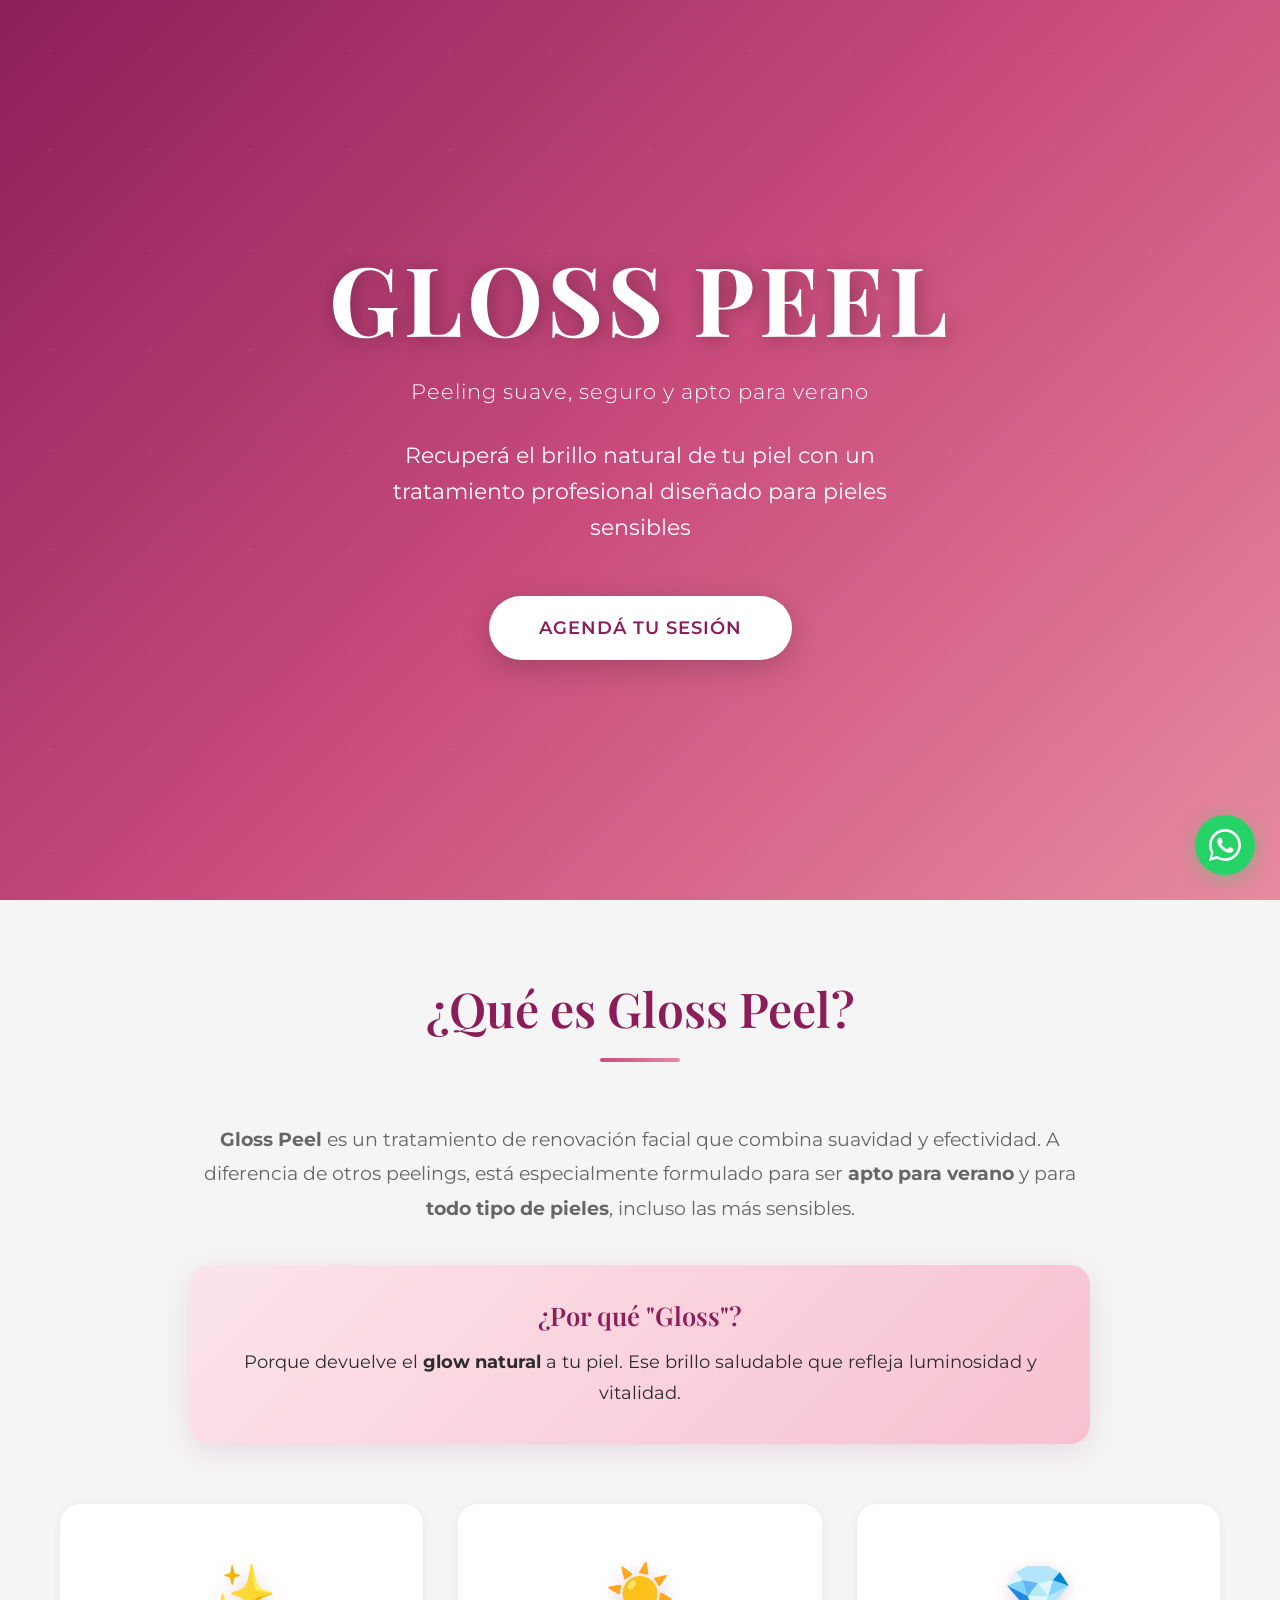
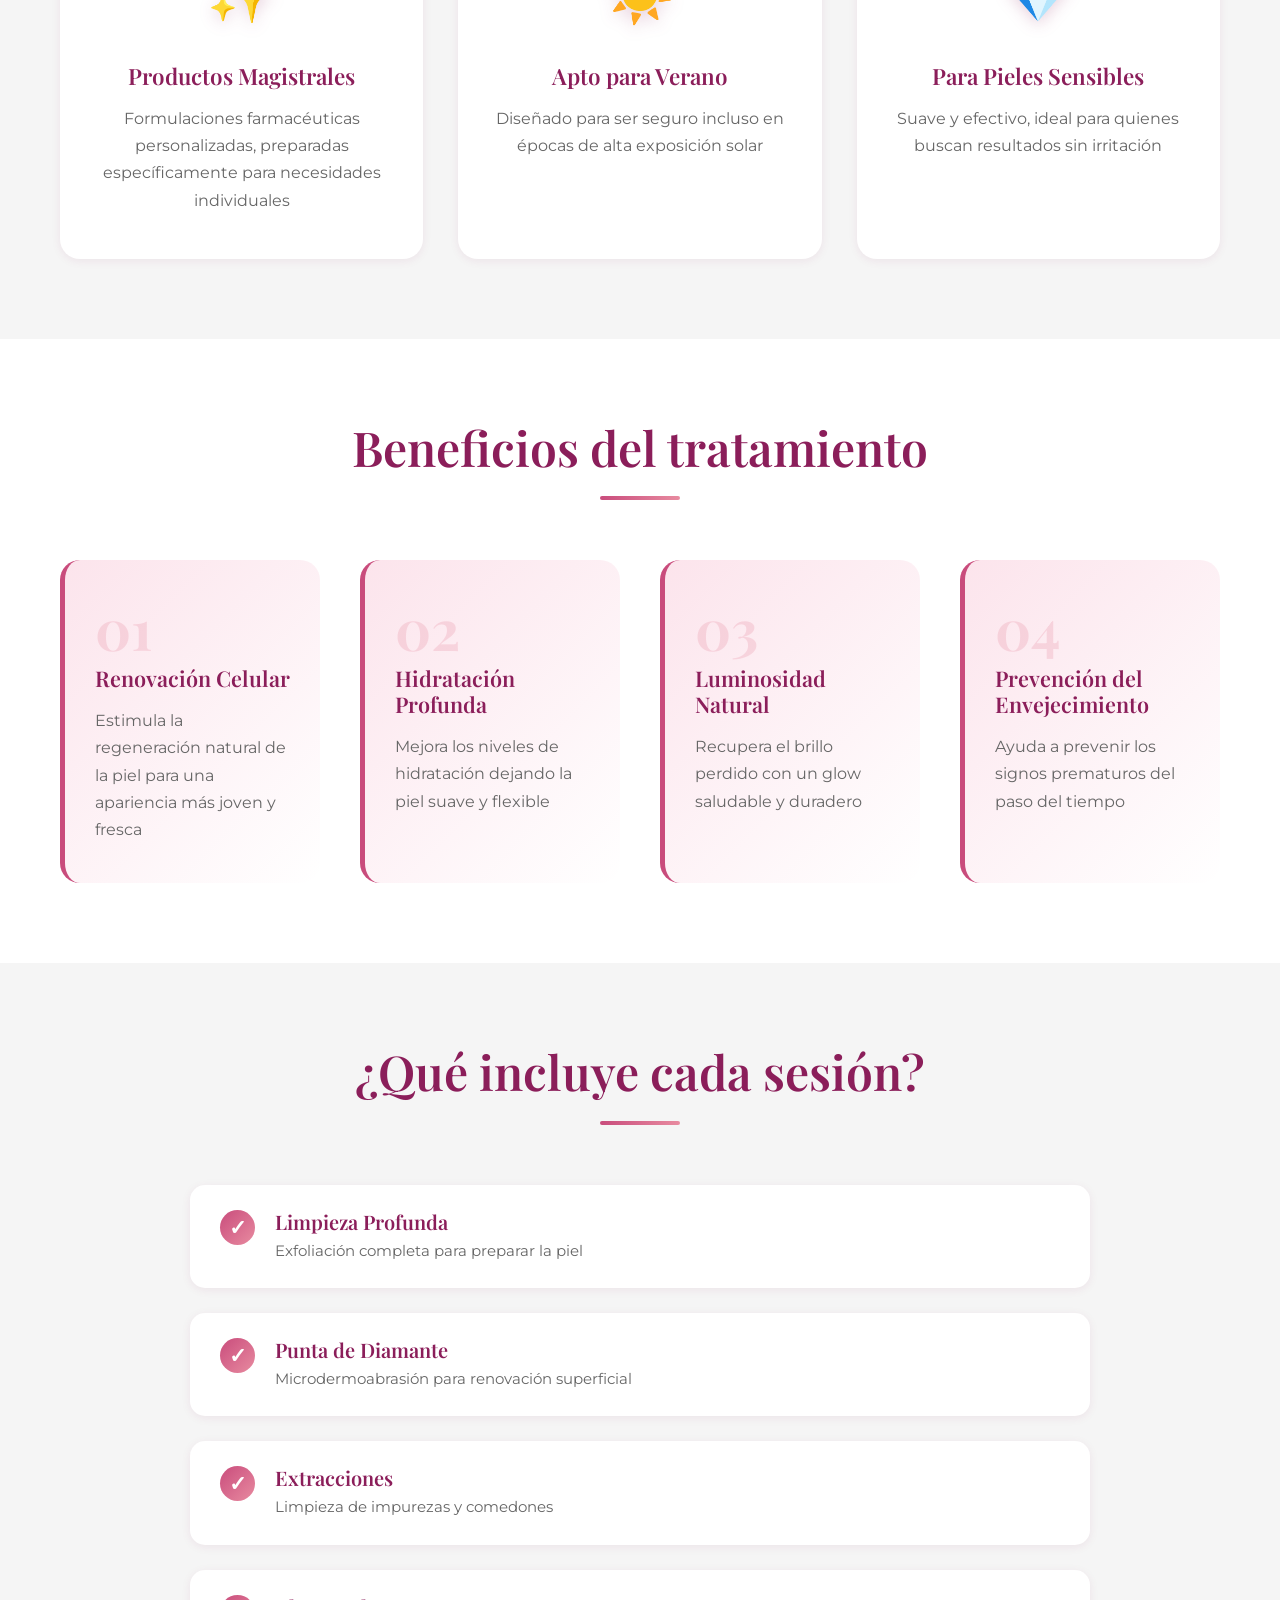
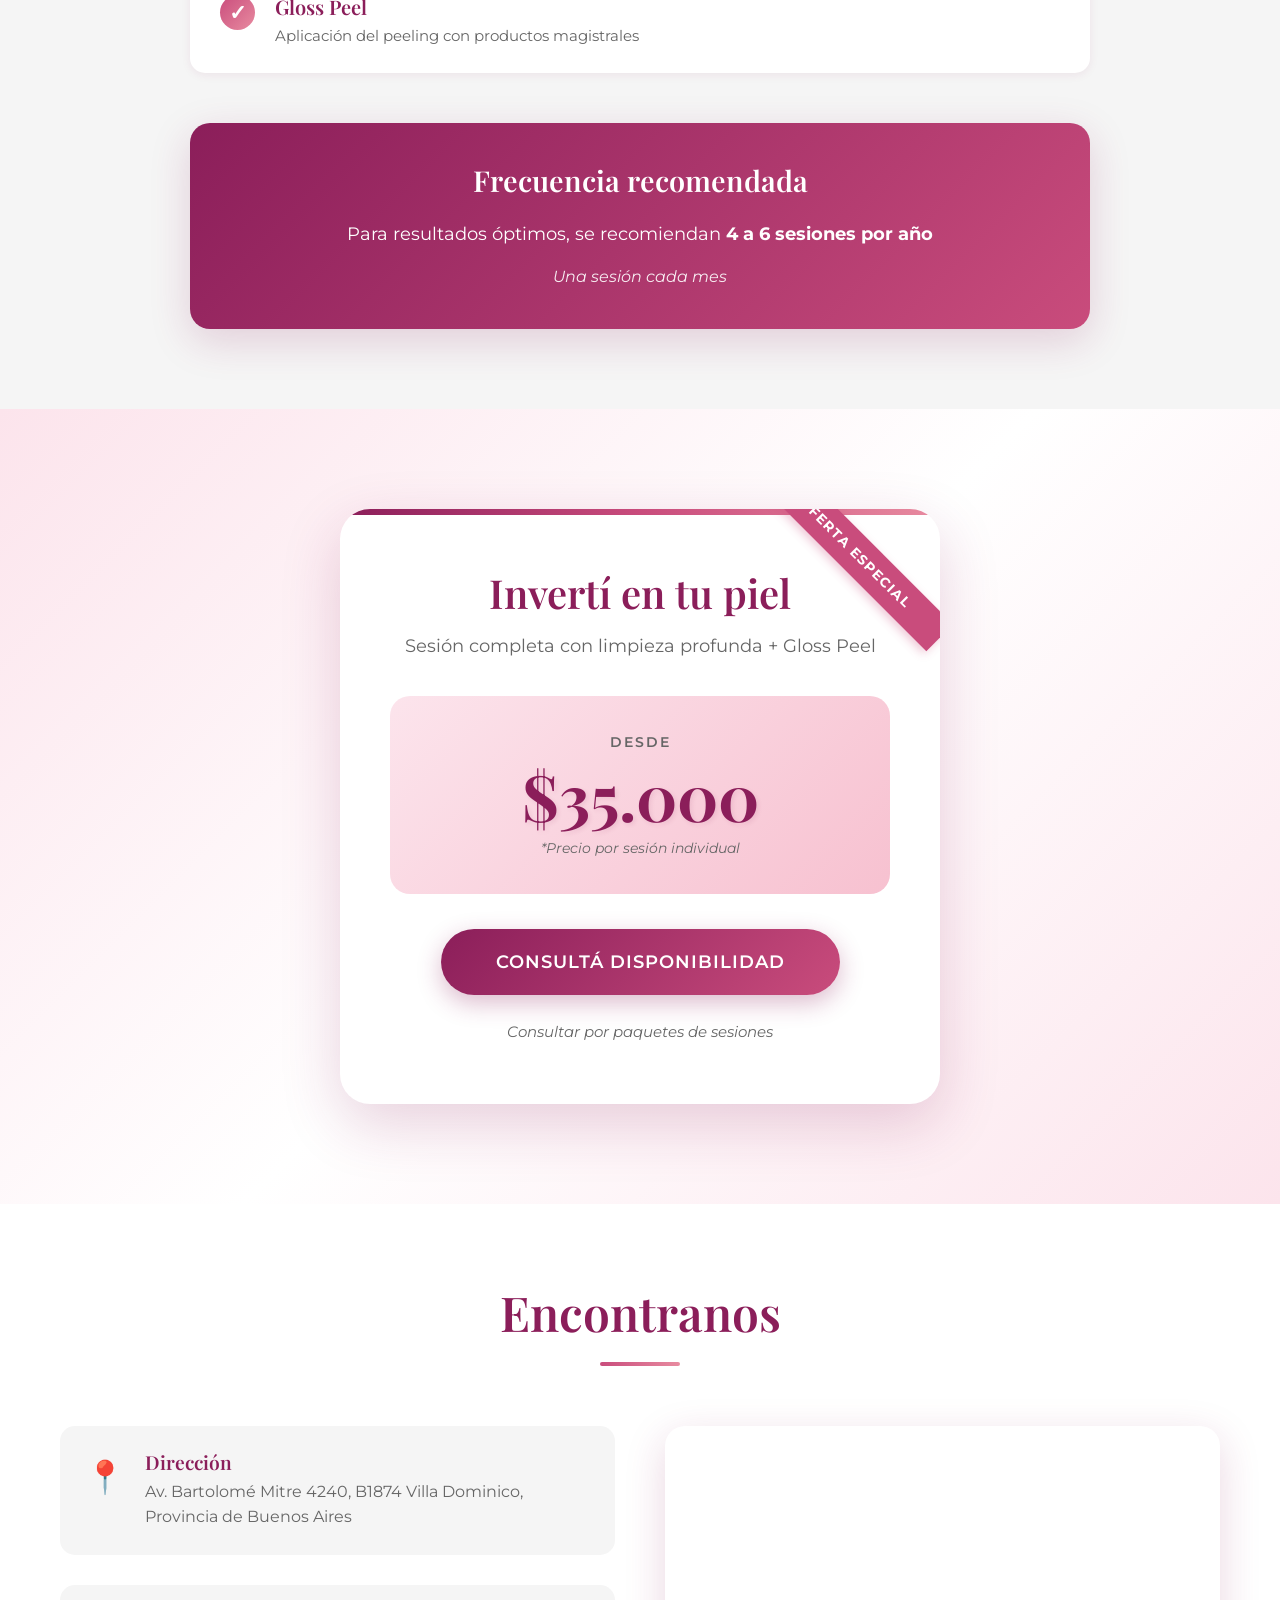
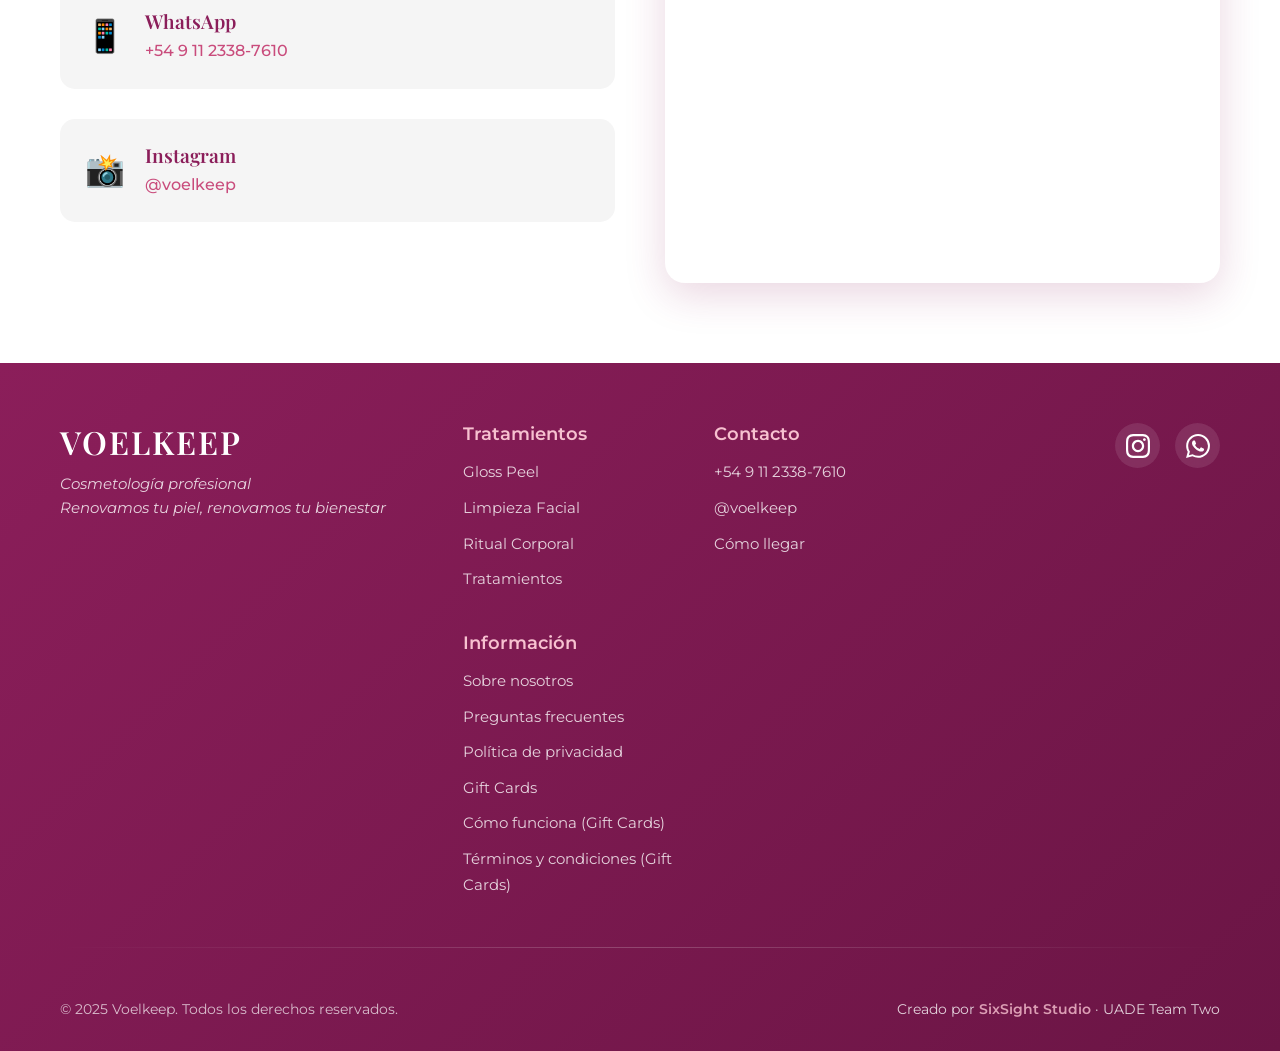
<file: gloss-peel/index.html>
<!DOCTYPE html>
<html lang="es">
<head>
  <meta charset="UTF-8">
  <meta name="viewport" content="width=device-width, initial-scale=1.0">
  
  <!-- SEO Meta Tags -->
  <meta name="description" content="Gloss Peel: Peeling facial suave, seguro y apto para verano. Recuperá el brillo natural de tu piel con productos magistrales. Ideal para pieles sensibles. Desde $35.000">
  <meta name="keywords" content="peeling facial, gloss peel, tratamiento facial, cuidado de la piel, peeling verano, productos magistrales, Voelkeep, Buenos Aires">
  <meta name="author" content="Voelkeep - SixSight Studio">
  
  <!-- Open Graph para Redes Sociales -->
  <meta property="og:title" content="Gloss Peel - Peeling Facial Suave | Voelkeep">
  <meta property="og:description" content="Recuperá el brillo natural de tu piel con productos magistrales. Apto para verano y pieles sensibles.">
  <meta property="og:type" content="website">
  <meta property="og:url" content="https://www.voelkeep.com">
  <meta property="og:image" content="https://www.voelkeep.com/og-image.jpg">
  
  <!-- Twitter Card -->
  <meta name="twitter:card" content="summary_large_image">
  <meta name="twitter:title" content="Gloss Peel - Peeling Facial Suave | Voelkeep">
  <meta name="twitter:description" content="Recuperá el brillo natural de tu piel con productos magistrales.">
  
  <title>Gloss Peel - Peeling Facial Suave | Voelkeep</title>
  <link rel="shortcut icon" href="./images/Logo_SVG.svg" type="image/x-icon">

  
  <link rel="stylesheet" href="styles.css">
  <link rel="preconnect" href="https://fonts.googleapis.com">
  <link rel="preconnect" href="https://fonts.gstatic.com" crossorigin>
  <link href="https://fonts.googleapis.com/css2?family=Montserrat:wght@300;400;500;600;700&family=Playfair+Display:wght@400;600;700&display=swap" rel="stylesheet">
</head>
<body>

  <!-- Botón flotante de WhatsApp -->
  <a href="#" 
     class="whatsapp-float" 
     id="whatsappBtn"
     target="_blank"
     aria-label="Contactar por WhatsApp">
    <svg width="32" height="32" viewBox="0 0 32 32" fill="none">
      <path d="M16 0C7.164 0 0 7.164 0 16c0 2.823.745 5.607 2.156 8.063L.047 31.937l8.109-2.094A15.93 15.93 0 0016 32c8.836 0 16-7.164 16-16S24.836 0 16 0zm0 29.333c-2.51 0-4.969-.703-7.115-2.031l-.51-.313-5.292 1.365 1.396-5.104-.344-.531A13.26 13.26 0 012.667 16c0-7.365 5.99-13.333 13.333-13.333S29.333 8.635 29.333 16 23.365 29.333 16 29.333z" fill="white"/>
      <path d="M23.573 19.49c-.396-.198-2.344-1.156-2.708-1.292-.365-.135-.63-.198-.896.198-.266.396-1.031 1.292-1.266 1.563-.234.27-.469.302-.865.104-.396-.198-1.672-.615-3.182-1.964-1.177-1.052-1.969-2.349-2.203-2.745-.234-.396-.026-.609.177-.807.177-.177.396-.458.594-.688.198-.229.266-.396.396-.661.135-.266.068-.5-.031-.698-.104-.198-.896-2.156-1.229-2.953-.323-.776-.651-.672-.896-.682-.229-.01-.49-.01-.755-.01s-.688.094-1.052.49c-.365.396-1.391 1.359-1.391 3.318s1.422 3.849 1.62 4.115c.198.266 2.792 4.266 6.766 5.984.948.406 1.688.651 2.266.833.953.302 1.818.26 2.505.156.766-.115 2.344-.958 2.672-1.88.333-.927.333-1.724.234-1.885-.099-.177-.365-.281-.76-.479z" fill="white"/>
    </svg>
    <span class="whatsapp-tooltip">Consultá por WhatsApp</span>
  </a>

  <!-- Hero Section -->
  <section class="hero">
    <div class="container">
      <div class="hero-content">
        <h1 class="fade-in">GLOSS PEEL</h1>
        <p class="hero-subtitle fade-in">Peeling suave, seguro y apto para verano</p>
        <p class="hero-description fade-in">Recuperá el brillo natural de tu piel con un tratamiento profesional diseñado para pieles sensibles</p>
        <a href="#" 
           class="cta-button fade-in cta-hero"
           target="_blank">
          Agendá tu sesión
        </a>
      </div>
    </div>
    <div class="hero-overlay"></div>
  </section>

  <!-- Qué es Gloss Peel -->
  <section class="about-section">
    <div class="container">
      <h2 class="section-title scroll-reveal">¿Qué es Gloss Peel?</h2>
      <div class="about-content scroll-reveal">
        <p class="about-text">
          <strong>Gloss Peel</strong> es un tratamiento de renovación facial que combina suavidad y efectividad. 
          A diferencia de otros peelings, está especialmente formulado para ser <strong>apto para verano</strong> y 
          para <strong>todo tipo de pieles</strong>, incluso las más sensibles.
        </p>
        <div class="about-highlight">
          <h3>¿Por qué "Gloss"?</h3>
          <p>Porque devuelve el <strong>glow natural</strong> a tu piel. Ese brillo saludable que refleja luminosidad y vitalidad.</p>
        </div>
      </div>
      
      <div class="differentials">
        <div class="differential-card scroll-reveal">
          <div class="differential-icon">✨</div>
          <h3>Productos Magistrales</h3>
          <p>Formulaciones farmacéuticas personalizadas, preparadas específicamente para necesidades individuales</p>
        </div>
        <div class="differential-card scroll-reveal">
          <div class="differential-icon">☀️</div>
          <h3>Apto para Verano</h3>
          <p>Diseñado para ser seguro incluso en épocas de alta exposición solar</p>
        </div>
        <div class="differential-card scroll-reveal">
          <div class="differential-icon">💎</div>
          <h3>Para Pieles Sensibles</h3>
          <p>Suave y efectivo, ideal para quienes buscan resultados sin irritación</p>
        </div>
      </div>
    </div>
  </section>

  <!-- Beneficios -->
  <section class="benefits-section">
    <div class="container">
      <h2 class="section-title scroll-reveal">Beneficios del tratamiento</h2>
      <div class="benefits-grid">
        <div class="benefit-card scroll-reveal">
          <div class="benefit-number">01</div>
          <h3>Renovación Celular</h3>
          <p>Estimula la regeneración natural de la piel para una apariencia más joven y fresca</p>
        </div>
        <div class="benefit-card scroll-reveal">
          <div class="benefit-number">02</div>
          <h3>Hidratación Profunda</h3>
          <p>Mejora los niveles de hidratación dejando la piel suave y flexible</p>
        </div>
        <div class="benefit-card scroll-reveal">
          <div class="benefit-number">03</div>
          <h3>Luminosidad Natural</h3>
          <p>Recupera el brillo perdido con un glow saludable y duradero</p>
        </div>
        <div class="benefit-card scroll-reveal">
          <div class="benefit-number">04</div>
          <h3>Prevención del Envejecimiento</h3>
          <p>Ayuda a prevenir los signos prematuros del paso del tiempo</p>
        </div>
      </div>
    </div>
  </section>

  <!-- Qué incluye -->
  <section class="includes-section">
    <div class="container">
      <h2 class="section-title scroll-reveal">¿Qué incluye cada sesión?</h2>
      <div class="includes-content">
        <div class="includes-list scroll-reveal">
          <div class="includes-item">
            <span class="check-icon">✓</span>
            <div>
              <h3>Limpieza Profunda</h3>
              <p>Exfoliación completa para preparar la piel</p>
            </div>
          </div>
          <div class="includes-item">
            <span class="check-icon">✓</span>
            <div>
              <h3>Punta de Diamante</h3>
              <p>Microdermoabrasión para renovación superficial</p>
            </div>
          </div>
          <div class="includes-item">
            <span class="check-icon">✓</span>
            <div>
              <h3>Extracciones</h3>
              <p>Limpieza de impurezas y comedones</p>
            </div>
          </div>
          <div class="includes-item">
            <span class="check-icon">✓</span>
            <div>
              <h3>Gloss Peel</h3>
              <p>Aplicación del peeling con productos magistrales</p>
            </div>
          </div>
        </div>
        
        <div class="frequency-box scroll-reveal">
          <h3>Frecuencia recomendada</h3>
          <p class="frequency-text">Para resultados óptimos, se recomiendan <strong>4 a 6 sesiones por año</strong></p>
          <p class="frequency-detail">Una sesión cada mes</p>
        </div>
      </div>
    </div>
  </section>

  <!-- CTA + Precio -->
  <section class="pricing-section">
    <div class="container">
      <div class="pricing-card scroll-reveal">
        <div class="pricing-badge">OFERTA ESPECIAL</div>
        <h2>Invertí en tu piel</h2>
        <p class="pricing-description">Sesión completa con limpieza profunda + Gloss Peel</p>
        <div class="price-container">
          <span class="price-label">Desde</span>
          <div class="price" id="sessionPrice">$35.000</div>
          <span class="price-note">*Precio por sesión individual</span>
        </div>
        <a href="#" 
           class="cta-button-secondary cta-pricing"
           target="_blank">
          Consultá disponibilidad
        </a>
        <p class="pricing-footer">Consultar por paquetes de sesiones</p>
      </div>
    </div>
  </section>

  <!-- Ubicación -->
  <section class="location-section">
    <div class="container">
      <h2 class="section-title scroll-reveal">Encontranos</h2>
      <div class="location-content">
        <div class="location-info scroll-reveal">
          <div class="info-item">
            <div class="info-icon">📍</div>
            <div>
              <h3>Dirección</h3>
              <p id="addressText">Cargando ubicación...</p>
            </div>
          </div>
          <div class="info-item">
            <div class="info-icon">📱</div>
            <div>
              <h3>WhatsApp</h3>
              <p><a href="#" id="phoneLink">+54 9 11 2338-7610</a></p>
            </div>
          </div>
          <div class="info-item">
            <div class="info-icon">📸</div>
            <div>
              <h3>Instagram</h3>
              <p><a href="https://www.instagram.com/voelkeep" target="_blank">@voelkeep</a></p>
            </div>
          </div>
        </div>
        <div class="map-container scroll-reveal">
          <div class="map-loader" id="mapLoader">Cargando mapa...</div>
          <iframe 
            id="googleMap"
            src="" 
            width="100%" 
            height="450" 
            style="border:0;border-radius:15px;" 
            allowfullscreen="" 
            loading="lazy" 
            referrerpolicy="no-referrer-when-downgrade">
          </iframe>
        </div>
      </div>
    </div>
  </section>

  <!-- Footer 
  <footer class="footer">
    <div class="container">
      <div class="footer-content">
        <div class="footer-main">
          <div class="footer-brand">
            <h3>VOELKEEP</h3>
            <p>Estética facial y corporal profesional</p>
          </div>
          
          <div class="footer-links">
            <div class="footer-column">
              <h4>Contacto</h4>
              <ul>
                <li><a href="#" id="footerPhone">+54 9 11 2338-7610</a></li>
                <li><a href="https://www.instagram.com/voelkeep" target="_blank">@voelkeep</a></li>
              </ul>
            </div>
            <div class="footer-column">
              <h4>Tratamientos</h4>
              <ul>
                <li><a href="#">Gloss Peel</a></li>
                <li><a href="#">Limpieza Facial</a></li>
              </ul>
            </div>
          </div>
          
          <div class="footer-social">
            <a href="https://www.instagram.com/voelkeep" target="_blank" aria-label="Instagram" class="social-link">
              <svg width="24" height="24" viewBox="0 0 24 24" fill="currentColor">
                <path d="M12 2.163c3.204 0 3.584.012 4.85.07 3.252.148 4.771 1.691 4.919 4.919.058 1.265.069 1.645.069 4.849 0 3.205-.012 3.584-.069 4.849-.149 3.225-1.664 4.771-4.919 4.919-1.266.058-1.644.07-4.85.07-3.204 0-3.584-.012-4.849-.07-3.26-.149-4.771-1.699-4.919-4.92-.058-1.265-.07-1.644-.07-4.849 0-3.204.013-3.583.07-4.849.149-3.227 1.664-4.771 4.919-4.919 1.266-.057 1.645-.069 4.849-.069zm0-2.163c-3.259 0-3.667.014-4.947.072-4.358.2-6.78 2.618-6.98 6.98-.059 1.281-.073 1.689-.073 4.948 0 3.259.014 3.668.072 4.948.2 4.358 2.618 6.78 6.98 6.98 1.281.058 1.689.072 4.948.072 3.259 0 3.668-.014 4.948-.072 4.354-.2 6.782-2.618 6.979-6.98.059-1.28.073-1.689.073-4.948 0-3.259-.014-3.667-.072-4.947-.196-4.354-2.617-6.78-6.979-6.98-1.281-.059-1.69-.073-4.949-.073zm0 5.838c-3.403 0-6.162 2.759-6.162 6.162s2.759 6.163 6.162 6.163 6.162-2.759 6.162-6.163c0-3.403-2.759-6.162-6.162-6.162zm0 10.162c-2.209 0-4-1.79-4-4 0-2.209 1.791-4 4-4s4 1.791 4 4c0 2.21-1.791 4-4 4zm6.406-11.845c-.796 0-1.441.645-1.441 1.44s.645 1.44 1.441 1.44c.795 0 1.439-.645 1.439-1.44s-.644-1.44-1.439-1.44z"/>
              </svg>
            </a>
            <a href="#" id="footerWhatsapp" target="_blank" aria-label="WhatsApp" class="social-link">
              <svg width="24" height="24" viewBox="0 0 24 24" fill="currentColor">
                <path d="M17.472 14.382c-.297-.149-1.758-.867-2.03-.967-.273-.099-.471-.148-.67.15-.197.297-.767.966-.94 1.164-.173.199-.347.223-.644.075-.297-.15-1.255-.463-2.39-1.475-.883-.788-1.48-1.761-1.653-2.059-.173-.297-.018-.458.13-.606.134-.133.298-.347.446-.52.149-.174.198-.298.298-.497.099-.198.05-.371-.025-.52-.075-.149-.669-1.612-.916-2.207-.242-.579-.487-.5-.669-.51-.173-.008-.371-.01-.57-.01-.198 0-.52.074-.792.372-.272.297-1.04 1.016-1.04 2.479 0 1.462 1.065 2.875 1.213 3.074.149.198 2.096 3.2 5.077 4.487.709.306 1.262.489 1.694.625.712.227 1.36.195 1.871.118.571-.085 1.758-.719 2.006-1.413.248-.694.248-1.289.173-1.413-.074-.124-.272-.198-.57-.347m-5.421 7.403h-.004a9.87 9.87 0 01-5.031-1.378l-.361-.214-3.741.982.998-3.648-.235-.374a9.86 9.86 0 01-1.51-5.26c.001-5.45 4.436-9.884 9.888-9.884 2.64 0 5.122 1.03 6.988 2.898a9.825 9.825 0 012.893 6.994c-.003 5.45-4.437 9.884-9.885 9.884m8.413-18.297A11.815 11.815 0 0012.05 0C5.495 0 .16 5.335.157 11.892c0 2.096.547 4.142 1.588 5.945L.057 24l6.305-1.654a11.882 11.882 0 005.683 1.448h.005c6.554 0 11.89-5.335 11.893-11.893a11.821 11.821 0 00-3.48-8.413z"/>
              </svg>
            </a>
          </div>
        </div>
      </div>
      
      <div class="footer-divider"></div>
      
      <div class="footer-bottom">
        <p class="footer-copy">&copy; 2025 Voelkeep. Todos los derechos reservados.</p>
        <p class="footer-credits">
          Creado por <strong>SixSight Studio</strong> · UADE Team Two
        </p>
      </div>
    </div>
  </footer>
-->

<div id="footer-container"></div>


<script src="script.js"></script>
<script type="module" src="modulos_script.js"></script>


</body>
</html>
</file>
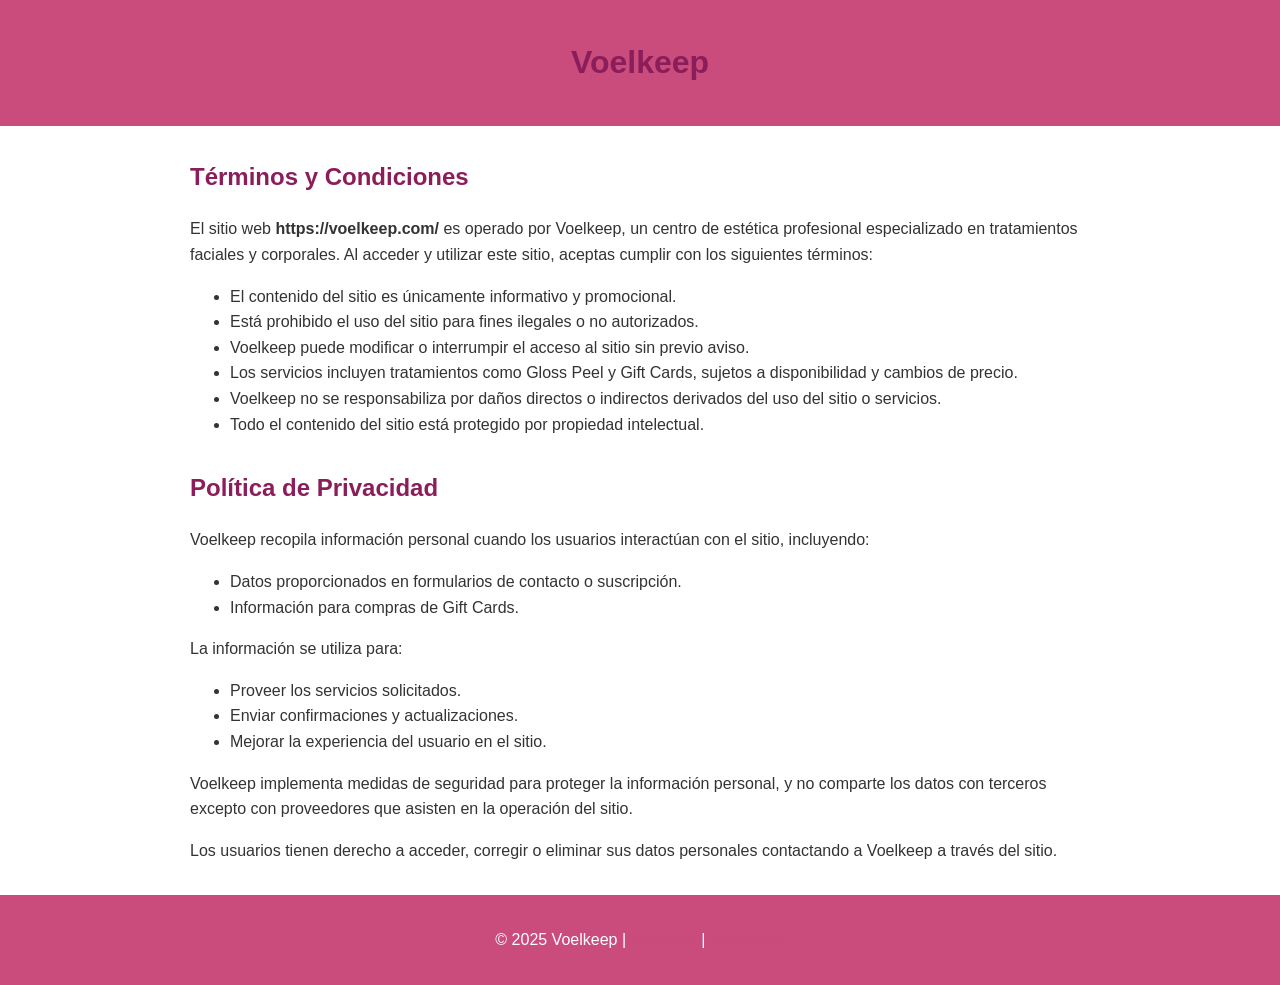
<file: legal.html>
<!DOCTYPE html>
<html lang="es">
<head>
  <meta charset="UTF-8">
  <meta name="viewport" content="width=device-width, initial-scale=1.0">
  <title>Legal - Voelkeep</title>
  <style>
    /* Definición de variables CSS (tema root) */
    :root {
      --primary-color: #C94C7C; /* Rosa Voelkeep */
      --secondary-color: #8B1E5A; /* Morado/Violeta Voelkeep */
      --text-color-dark: #333;
      --text-color-light: #fff;
      --background-color-light: #fff;
    }

    body {
      font-family: Arial, sans-serif;
      line-height: 1.6;
      margin: 0;
      padding: 0;
      background-color: var(--background-color-light);
      color: var(--text-color-dark);
    }
    header, footer {
      background-color: var(--primary-color);
      color: var(--text-color-light);
      text-align: center;
      padding: 1rem 0;
    }
    main {
      max-width: 900px;
      margin: 2rem auto;
      padding: 0 1rem;
    }
    h1, h2 {
      color: var(--secondary-color);
    }
    a {
      color: var(--primary-color);
      text-decoration: none;
    }
    a:hover {
      text-decoration: underline;
    }
    section {
      margin-bottom: 2rem;
    }
  </style>

  
</head>
<body>
  <header>
    <h1>Voelkeep</h1>
  </header>

  <main>
    <section id="terminos">
      <h2>Términos y Condiciones</h2>
      <p>El sitio web <strong>https://voelkeep.com/</strong> es operado por Voelkeep, un centro de estética profesional especializado en tratamientos faciales y corporales. Al acceder y utilizar este sitio, aceptas cumplir con los siguientes términos:</p>
      <ul>
        <li>El contenido del sitio es únicamente informativo y promocional.</li>
        <li>Está prohibido el uso del sitio para fines ilegales o no autorizados.</li>
        <li>Voelkeep puede modificar o interrumpir el acceso al sitio sin previo aviso.</li>
        <li>Los servicios incluyen tratamientos como Gloss Peel y Gift Cards, sujetos a disponibilidad y cambios de precio.</li>
        <li>Voelkeep no se responsabiliza por daños directos o indirectos derivados del uso del sitio o servicios.</li>
        <li>Todo el contenido del sitio está protegido por propiedad intelectual.</li>
      </ul>
    </section>

    <section id="privacidad">
      <h2>Política de Privacidad</h2>
      <p>Voelkeep recopila información personal cuando los usuarios interactúan con el sitio, incluyendo:</p>
      <ul>
        <li>Datos proporcionados en formularios de contacto o suscripción.</li>
        <li>Información para compras de Gift Cards.</li>
      </ul>
      <p>La información se utiliza para:</p>
      <ul>
        <li>Proveer los servicios solicitados.</li>
        <li>Enviar confirmaciones y actualizaciones.</li>
        <li>Mejorar la experiencia del usuario en el sitio.</li>
      </ul>
      <p>Voelkeep implementa medidas de seguridad para proteger la información personal, y no comparte los datos con terceros excepto con proveedores que asisten en la operación del sitio.</p>
      <p>Los usuarios tienen derecho a acceder, corregir o eliminar sus datos personales contactando a Voelkeep a través del sitio.</p>
    </section>
  </main>

  <footer>
    <p>&copy; 2025 Voelkeep |  <!-- Año fijo -->
      <a href="#terminos">Términos</a> | 
      <a href="#privacidad">Privacidad</a>
    </p>
  </footer>
</body>
</html>
</file>
<file: styles.css>
/* ============================================
   VARIABLES Y CONFIGURACIÓN GLOBAL
   ============================================ */
:root {
  /* Paleta de colores Voelkeep */
  --magenta-oscuro: #8B1E5A;
  --rosa-fuerte: #C94C7C;
  --rosa-medio: #E88BA0;
  --rosa-claro: #F7C1D0;
  --rosa-pastel: #FCE4EC;
  
  /* Colores auxiliares */
  --blanco: #FFFFFF;
  --gris-claro: #F5F5F5;
  --gris-medio: #E0E0E0;
  --texto-oscuro: #2C2C2C;
  --texto-gris: #666666;
  
  /* Sombras */
  --shadow-sm: 0 2px 10px rgba(139, 30, 90, 0.08);
  --shadow-md: 0 8px 30px rgba(139, 30, 90, 0.12);
  --shadow-lg: 0 12px 40px rgba(139, 30, 90, 0.18);
  --shadow-xl: 0 20px 60px rgba(139, 30, 90, 0.25);
  
  /* Transiciones */
  --transition-fast: 0.2s ease;
  --transition-normal: 0.3s ease;
  --transition-slow: 0.5s ease;
}

/* ============================================
   RESET Y ESTILOS BASE
   ============================================ */
* {
  margin: 0;
  padding: 0;
  box-sizing: border-box;
}

html {
  scroll-behavior: smooth;
  font-size: 16px;
}

body {
  font-family: 'Montserrat', sans-serif;
  color: var(--texto-oscuro);
  line-height: 1.6;
  overflow-x: hidden;
  -webkit-font-smoothing: antialiased;
  -moz-osx-font-smoothing: grayscale;
}

h1, h2, h3, h4, h5, h6 {
  font-family: 'Playfair Display', serif;
  font-weight: 600;
  line-height: 1.2;
}

a {
  text-decoration: none;
  color: inherit;
  transition: var(--transition-normal);
}

img {
  max-width: 100%;
  height: auto;
  display: block;
}

.container {
  max-width: 1200px;
  margin: 0 auto;
  padding: 0 20px;
}

/* ============================================
   BOTÓN FLOTANTE DE WHATSAPP
   ============================================ */
.whatsapp-float {
  position: fixed;
  bottom: 25px;
  right: 25px;
  background: #25D366;
  width: 60px;
  height: 60px;
  border-radius: 50%;
  display: flex;
  align-items: center;
  justify-content: center;
  box-shadow: 0 4px 20px rgba(37, 211, 102, 0.4);
  z-index: 1000;
  transition: all 0.3s ease;
  animation: pulse 2s infinite;
}

.whatsapp-float:hover {
  transform: scale(1.1);
  box-shadow: 0 6px 30px rgba(37, 211, 102, 0.6);
}

.whatsapp-float:hover .whatsapp-tooltip {
  opacity: 1;
  visibility: visible;
  transform: translateX(-10px);
}

.whatsapp-tooltip {
  position: absolute;
  right: 70px;
  background: var(--texto-oscuro);
  color: var(--blanco);
  padding: 8px 15px;
  border-radius: 8px;
  font-size: 0.9rem;
  white-space: nowrap;
  opacity: 0;
  visibility: hidden;
  transition: all 0.3s ease;
  pointer-events: none;
}

.whatsapp-tooltip::after {
  content: '';
  position: absolute;
  right: -6px;
  top: 50%;
  transform: translateY(-50%);
  border-left: 6px solid var(--texto-oscuro);
  border-top: 6px solid transparent;
  border-bottom: 6px solid transparent;
}

@keyframes pulse {
  0%, 100% {
    box-shadow: 0 4px 20px rgba(37, 211, 102, 0.4);
  }
  50% {
    box-shadow: 0 4px 30px rgba(37, 211, 102, 0.7);
  }
}

/* ============================================
   HERO SECTION
   ============================================ */
.hero {
  position: relative;
  min-height: 100vh;
  display: flex;
  align-items: center;
  justify-content: center;
  background: linear-gradient(135deg, var(--magenta-oscuro) 0%, var(--rosa-fuerte) 50%, var(--rosa-medio) 100%);
  overflow: hidden;
  text-align: center;
  color: var(--blanco);
}

.hero-background {
  position: absolute;
  top: 0;
  left: 0;
  width: 100%;
  height: 100%;
  overflow: hidden;
  opacity: 0.3;
}

.circle {
  position: absolute;
  border-radius: 50%;
  background: radial-gradient(circle, rgba(255,255,255,0.2) 0%, transparent 70%);
}

.circle-1 {
  width: 500px;
  height: 500px;
  top: -150px;
  right: -150px;
  animation: float 20s ease-in-out infinite;
}

.circle-2 {
  width: 400px;
  height: 400px;
  bottom: -100px;
  left: -100px;
  animation: float 25s ease-in-out infinite reverse;
}

.circle-3 {
  width: 300px;
  height: 300px;
  top: 40%;
  left: 20%;
  animation: float 30s ease-in-out infinite;
}

@keyframes float {
  0%, 100% {
    transform: translateY(0) translateX(0);
  }
  50% {
    transform: translateY(-30px) translateX(20px);
  }
}

.hero-content {
  position: relative;
  z-index: 1;
  max-width: 900px;
  margin: 0 auto;
  padding: 60px 20px;
}

.hero-badge {
  display: inline-block;
  background: rgba(255, 255, 255, 0.2);
  backdrop-filter: blur(10px);
  padding: 10px 25px;
  border-radius: 50px;
  font-size: 0.95rem;
  font-weight: 600;
  text-transform: uppercase;
  letter-spacing: 1.5px;
  margin-bottom: 25px;
  border: 1px solid rgba(255, 255, 255, 0.3);
}

.hero h1 {
  font-size: clamp(4rem, 10vw, 7rem);
  font-weight: 700;
  letter-spacing: 8px;
  margin-bottom: 20px;
  text-shadow: 3px 3px 25px rgba(0,0,0,0.3);
}

.hero-subtitle {
  font-size: clamp(1.2rem, 2.5vw, 1.6rem);
  font-weight: 300;
  margin-bottom: 25px;
  opacity: 0.95;
  letter-spacing: 1px;
  font-family: 'Montserrat', sans-serif;
}

.hero-description {
  font-size: clamp(1rem, 2vw, 1.2rem);
  font-weight: 400;
  margin-bottom: 45px;
  opacity: 0.9;
  max-width: 700px;
  margin-left: auto;
  margin-right: auto;
  line-height: 1.8;
  font-family: 'Montserrat', sans-serif;
}

.hero-ctas {
  display: flex;
  gap: 20px;
  justify-content: center;
  flex-wrap: wrap;
}

.cta-button {
  display: inline-block;
  padding: 18px 45px;
  font-size: 1.1rem;
  font-weight: 600;
  border-radius: 50px;
  transition: all 0.3s ease;
  text-transform: uppercase;
  letter-spacing: 1px;
  font-family: 'Montserrat', sans-serif;
}

.cta-primary {
  background: var(--blanco);
  color: var(--magenta-oscuro);
  box-shadow: 0 8px 30px rgba(0,0,0,0.2);
}

.cta-primary:hover {
  transform: translateY(-3px);
  box-shadow: 0 12px 40px rgba(0,0,0,0.3);
  background: var(--rosa-pastel);
}

.cta-secondary {
  background: rgba(255, 255, 255, 0.15);
  color: var(--blanco);
  border: 2px solid var(--blanco);
  backdrop-filter: blur(10px);
}

.cta-secondary:hover {
  background: var(--blanco);
  color: var(--magenta-oscuro);
  transform: translateY(-3px);
}

/* ============================================
   ANIMACIONES
   ============================================ */
.fade-in {
  opacity: 0;
  animation: fadeIn 1s ease forwards;
}

.fade-in:nth-child(1) { animation-delay: 0.2s; }
.fade-in:nth-child(2) { animation-delay: 0.4s; }
.fade-in:nth-child(3) { animation-delay: 0.6s; }
.fade-in:nth-child(4) { animation-delay: 0.8s; }
.fade-in:nth-child(5) { animation-delay: 1s; }

@keyframes fadeIn {
  from {
    opacity: 0;
    transform: translateY(20px);
  }
  to {
    opacity: 1;
    transform: translateY(0);
  }
}

.scroll-reveal {
  opacity: 0;
  transform: translateY(30px);
  transition: all 0.6s ease;
}

.scroll-reveal.revealed {
  opacity: 1;
  transform: translateY(0);
}

/* ============================================
   SECCIONES GENERALES
   ============================================ */
section {
  padding: 100px 0;
}

.section-title {
  font-size: clamp(2.5rem, 5vw, 3.5rem);
  text-align: center;
  margin-bottom: 60px;
  color: var(--magenta-oscuro);
  position: relative;
}

.section-title::after {
  content: '';
  display: block;
  width: 100px;
  height: 4px;
  background: linear-gradient(90deg, var(--rosa-fuerte), var(--rosa-medio));
  margin: 25px auto 0;
  border-radius: 2px;
}

/* ============================================
   SERVICIOS DESTACADOS
   ============================================ */
.featured-services {
  background: var(--gris-claro);
}

.services-grid {
  display: grid;
  grid-template-columns: repeat(auto-fit, minmax(320px, 1fr));
  gap: 40px;
}

.service-card {
  background: var(--blanco);
  border-radius: 25px;
  overflow: hidden;
  box-shadow: var(--shadow-sm);
  transition: all var(--transition-normal);
  display: flex;
  flex-direction: column;
}

.service-card:hover {
  transform: translateY(-15px);
  box-shadow: var(--shadow-xl);
}

.service-image {
  background: linear-gradient(135deg, var(--rosa-pastel), var(--rosa-claro));
  padding: 50px;
  display: flex;
  align-items: center;
  justify-content: center;
  min-height: 200px;
}

.service-icon {
  font-size: 5rem;
  filter: drop-shadow(0 8px 16px rgba(139, 30, 90, 0.2));
}

.service-content {
  padding: 35px;
  flex: 1;
  display: flex;
  flex-direction: column;
}

.service-content h3 {
  color: var(--magenta-oscuro);
  font-size: 1.8rem;
  margin-bottom: 15px;
}

.service-content > p {
  color: var(--texto-gris);
  margin-bottom: 25px;
  line-height: 1.8;
  flex: 1;
}

.service-features {
  list-style: none;
  margin-bottom: 25px;
}

.service-features li {
  padding: 8px 0;
  padding-left: 30px;
  position: relative;
  color: var(--texto-oscuro);
  font-size: 0.95rem;
}

.service-features li::before {
  content: '✓';
  position: absolute;
  left: 0;
  color: var(--rosa-fuerte);
  font-weight: 700;
  font-size: 1.2rem;
}

.service-link {
  color: var(--rosa-fuerte);
  font-weight: 600;
  font-size: 1.05rem;
  transition: var(--transition-fast);
  display: inline-block;
}

.service-link:hover {
  color: var(--magenta-oscuro);
  transform: translateX(5px);
}

/* ============================================
   GIFT CARD BANNER
   ============================================ */
.giftcard-banner {
  background: linear-gradient(135deg, var(--magenta-oscuro) 0%, var(--rosa-fuerte) 100%);
  color: var(--blanco);
  padding: 80px 0;
}

.banner-content {
  display: grid;
  grid-template-columns: 2fr 1fr;
  gap: 50px;
  align-items: center;
  background: rgba(255, 255, 255, 0.1);
  backdrop-filter: blur(10px);
  padding: 50px;
  border-radius: 30px;
  border: 1px solid rgba(255, 255, 255, 0.2);
}

.banner-badge {
  display: inline-block;
  background: var(--blanco);
  color: var(--magenta-oscuro);
  padding: 8px 20px;
  border-radius: 50px;
  font-size: 0.9rem;
  font-weight: 700;
  margin-bottom: 20px;
}

.banner-text h2 {
  font-size: clamp(2rem, 4vw, 3rem);
  margin-bottom: 20px;
  color: var(--blanco);
}

.banner-text p {
  font-size: 1.2rem;
  margin-bottom: 30px;
  opacity: 0.95;
  line-height: 1.7;
}

.cta-gift {
  background: var(--blanco);
  color: var(--magenta-oscuro);
  display: inline-block;
  padding: 18px 45px;
  font-size: 1.1rem;
  font-weight: 600;
  border-radius: 50px;
  text-transform: uppercase;
  letter-spacing: 1px;
  box-shadow: 0 8px 25px rgba(0, 0, 0, 0.2);
}

.cta-gift:hover {
  transform: translateY(-3px);
  box-shadow: 0 12px 35px rgba(0, 0, 0, 0.3);
  background: var(--rosa-pastel);
}

.banner-icon {
  display: flex;
  align-items: center;
  justify-content: center;
}

.gift-box {
  font-size: 8rem;
  animation: float 6s ease-in-out infinite;
  filter: drop-shadow(0 10px 30px rgba(0, 0, 0, 0.3));
}

/* ============================================
   POR QUÉ ELEGIRNOS
   ============================================ */
.why-us {
  background: var(--blanco);
}

.reasons-grid {
  display: grid;
  grid-template-columns: repeat(auto-fit, minmax(260px, 1fr));
  gap: 35px;
}

.reason-card {
  text-align: center;
  padding: 45px 30px;
  background: var(--gris-claro);
  border-radius: 20px;
  transition: all var(--transition-normal);
}

.reason-card:hover {
  background: var(--rosa-pastel);
  transform: translateY(-10px);
  box-shadow: var(--shadow-md);
}

.reason-icon {
  font-size: 4rem;
  margin-bottom: 25px;
  filter: drop-shadow(0 4px 8px rgba(139, 30, 90, 0.2));
}

.reason-card h3 {
  color: var(--magenta-oscuro);
  font-size: 1.5rem;
  margin-bottom: 15px;
}

.reason-card p {
  color: var(--texto-gris);
  line-height: 1.8;
  font-size: 1rem;
}

/* ============================================
   TESTIMONIOS
   ============================================ */
.testimonials {
  background: var(--gris-claro);
}

.testimonials-grid {
  display: grid;
  grid-template-columns: repeat(auto-fit, minmax(300px, 1fr));
  gap: 35px;
}

.testimonial-card {
  background: var(--blanco);
  padding: 40px;
  border-radius: 20px;
  box-shadow: var(--shadow-sm);
  transition: all var(--transition-normal);
  position: relative;
}

.testimonial-card:hover {
  transform: translateY(-8px);
  box-shadow: var(--shadow-lg);
}

.testimonial-card::before {
  content: '"';
  position: absolute;
  top: -20px;
  left: 30px;
  font-size: 6rem;
  color: var(--rosa-claro);
  font-family: 'Playfair Display', serif;
  line-height: 1;
}

.stars {
  color: #FFB800;
  font-size: 1.2rem;
  margin-bottom: 20px;
}

.testimonial-text {
  color: var(--texto-gris);
  font-size: 1.05rem;
  line-height: 1.8;
  margin-bottom: 20px;
  font-style: italic;
}

.testimonial-author {
  color: var(--magenta-oscuro);
  font-weight: 600;
  font-size: 1rem;
}

/* ============================================
   UBICACIÓN
   ============================================ */
.location-section {
  background: var(--blanco);
}

.location-content {
  display: grid;
  grid-template-columns: 1fr 1fr;
  gap: 50px;
  align-items: start;
}

.location-info {
  display: flex;
  flex-direction: column;
  gap: 25px;
}

.info-item {
  display: flex;
  align-items: flex-start;
  gap: 20px;
  padding: 25px;
  background: var(--gris-claro);
  border-radius: 15px;
  transition: all var(--transition-normal);
}

.info-item:hover {
  background: var(--rosa-pastel);
  transform: translateX(5px);
}

.info-icon {
  font-size: 2rem;
  flex-shrink: 0;
}

.info-item h3 {
  color: var(--magenta-oscuro);
  font-size: 1.2rem;
  margin-bottom: 5px;
}

.info-item p {
  color: var(--texto-gris);
  font-size: 1rem;
  line-height: 1.6;
}

.info-item a {
  color: var(--rosa-fuerte);
  font-weight: 500;
  transition: var(--transition-fast);
}

.info-item a:hover {
  color: var(--magenta-oscuro);
  text-decoration: underline;
}

.map-container {
  position: relative;
  border-radius: 20px;
  overflow: hidden;
  box-shadow: var(--shadow-lg);
  min-height: 500px;
}

.map-loader {
  position: absolute;
  top: 0;
  left: 0;
  width: 100%;
  height: 100%;
  display: flex;
  align-items: center;
  justify-content: center;
  background: var(--gris-claro);
  color: var(--texto-gris);
  font-size: 1.1rem;
  z-index: 1;
}

#googleMap {
  position: relative;
  z-index: 2;
}

/* ============================================
   CTA FINAL
   ============================================ */
.final-cta {
  background: var(--gris-claro);
}

.cta-box {
  max-width: 800px;
  margin: 0 auto;
  text-align: center;
  background: linear-gradient(135deg, var(--rosa-pastel) 0%, var(--rosa-claro) 100%);
  padding: 70px 50px;
  border-radius: 30px;
  box-shadow: var(--shadow-xl);
}

.cta-box h2 {
  font-size: clamp(2.2rem, 4vw, 3rem);
  color: var(--magenta-oscuro);
  margin-bottom: 20px;
}

.cta-box > p {
  font-size: 1.3rem;
  color: var(--texto-gris);
  margin-bottom: 40px;
  line-height: 1.7;
}

.cta-button-large {
  display: inline-block;
  padding: 22px 60px;
  background: linear-gradient(135deg, var(--magenta-oscuro), var(--rosa-fuerte));
  color: var(--blanco);
  font-size: 1.2rem;
  font-weight: 700;
  border-radius: 50px;
  transition: all var(--transition-normal);
  text-transform: uppercase;
  letter-spacing: 1.5px;
  box-shadow: 0 10px 30px rgba(139, 30, 90, 0.3);
}

.cta-button-large:hover {
  transform: translateY(-5px) scale(1.02);
  box-shadow: 0 15px 40px rgba(139, 30, 90, 0.4);
}

.cta-note {
  margin-top: 20px;
  font-size: 1rem;
  color: var(--texto-gris);
  font-style: italic;
}

/* ============================================
   FOOTER
   ============================================ */
.footer {
  background: linear-gradient(135deg, var(--magenta-oscuro) 0%, #6B1545 100%);
  color: var(--blanco);
  padding: 70px 0 35px;
}

.footer-content {
  margin-bottom: 45px;
}

.footer-main {
  display: grid;
  grid-template-columns: 1.5fr 2.5fr 1fr;
  gap: 50px;
  align-items: start;
}

.footer-brand h3 {
  font-size: 2.2rem;
  margin-bottom: 12px;
  letter-spacing: 3px;
  color: var(--blanco);
}

.footer-brand p {
  font-size: 0.95rem;
  opacity: 0.85;
  margin-bottom: 5px;
}

.footer-tagline {
  font-style: italic;
  opacity: 0.7;
  font-size: 0.9rem;
}

.footer-links {
  display: grid;
  grid-template-columns: repeat(3, 1fr);
  gap: 40px;
}

.footer-column h4 {
  font-size: 1.15rem;
  margin-bottom: 18px;
  color: var(--rosa-claro);
  font-family: 'Montserrat', sans-serif;
  font-weight: 600;
}

.footer-column ul {
  list-style: none;
}

.footer-column li {
  margin-bottom: 12px;
}

.footer-column a {
  color: var(--blanco);
  opacity: 0.8;
  font-size: 0.95rem;
  transition: var(--transition-fast);
}

.footer-column a:hover {
  opacity: 1;
  color: var(--rosa-claro);
  padding-left: 5px;
}

.footer-social {
  display: flex;
  gap: 15px;
  justify-content: flex-end;
}

.social-link {
  width: 48px;
  height: 48px;
  background: rgba(255, 255, 255, 0.1);
  border-radius: 50%;
  display: flex;
  align-items: center;
  justify-content: center;
  transition: all var(--transition-normal);
  backdrop-filter: blur(10px);
}

.social-link:hover {
  background: var(--rosa-fuerte);
  transform: translateY(-5px) scale(1.1);
  box-shadow: 0 8px 20px rgba(255, 255, 255, 0.2);
}

.footer-divider {
  height: 1px;
  background: linear-gradient(90deg, transparent, rgba(255,255,255,0.2), transparent);
  margin: 35px 0;
}

.footer-bottom {
  display: flex;
  justify-content: space-between;
  align-items: center;
  flex-wrap: wrap;
  gap: 20px;
  padding-top: 25px;
}

.footer-copy {
  font-size: 0.9rem;
  opacity: 0.7;
}

.footer-credits {
  font-size: 0.9rem;
  opacity: 0.8;
  text-align: right;
}

.footer-credits strong {
  color: var(--rosa-claro);
  font-weight: 600;
}

/* ============================================
   RESPONSIVE DESIGN
   ============================================ */

@media (max-width: 1024px) {
  .banner-content {
    grid-template-columns: 1fr;
    text-align: center;
  }
  
  .gift-box {
    font-size: 6rem;
  }
  
  .location-content {
    grid-template-columns: 1fr;
  }
  
  .footer-main {
    grid-template-columns: 1fr;
    gap: 40px;
    text-align: center;
  }
  
  .footer-social {
    justify-content: center;
  }
  
  .footer-links {
    justify-items: center;
  }
}

@media (max-width: 768px) {
  section {
    padding: 70px 0;
  }
  
  .hero {
    min-height: 85vh;
  }
  
  .hero-content {
    padding: 40px 20px;
  }
  
  .services-grid,
  .reasons-grid,
  .testimonials-grid {
    grid-template-columns: 1fr;
    gap: 30px;
  }
  
  .banner-content {
    padding: 40px 30px;
  }
  
  .cta-box {
    padding: 50px 35px;
  }
  
  .footer-links {
    grid-template-columns: 1fr;
    gap: 30px;
  }
  
  .footer-bottom {
    flex-direction: column;
    text-align: center;
  }
  
  .footer-credits {
    text-align: center;
  }
  
  .whatsapp-float {
    width: 55px;
    height: 55px;
    bottom: 20px;
    right: 20px;
  }
  
  .whatsapp-tooltip {
    display: none;
  }
}

@media (max-width: 480px) {
  .hero h1 {
    font-size: 3rem;
    letter-spacing: 4px;
  }
  
  .hero-ctas {
    flex-direction: column;
    align-items: stretch;
  }
  
  .cta-button,
  .cta-button-large {
    padding: 16px 35px;
    font-size: 1rem;
  }
  
  .service-image {
    padding: 40px;
  }
  
  .service-icon {
    font-size: 4rem;
  }
  
  .banner-content {
    padding: 30px 20px;
  }
  
  .gift-box {
    font-size: 5rem;
  }
  
  .cta-box {
    padding: 40px 25px;
  }
}
</file>
<file: giftcard/styles.css>
/* ============================================
   VARIABLES Y CONFIGURACIÓN GLOBAL
   ============================================ */
:root {
  /* Paleta de colores Voelkeep */
  --magenta-oscuro: #8B1E5A;
  --rosa-fuerte: #C94C7C;
  --rosa-medio: #E88BA0;
  --rosa-claro: #F7C1D0;
  --rosa-pastel: #FCE4EC;
  
  /* Colores auxiliares */
  --blanco: #FFFFFF;
  --gris-claro: #F5F5F5;
  --gris-medio: #E0E0E0;
  --texto-oscuro: #2C2C2C;
  --texto-gris: #666666;
  
  /* Sombras */
  --shadow-sm: 0 2px 10px rgba(139, 30, 90, 0.08);
  --shadow-md: 0 8px 30px rgba(139, 30, 90, 0.12);
  --shadow-lg: 0 12px 40px rgba(139, 30, 90, 0.18);
  --shadow-xl: 0 20px 60px rgba(139, 30, 90, 0.25);
  
  /* Transiciones */
  --transition-fast: 0.2s ease;
  --transition-normal: 0.3s ease;
  --transition-slow: 0.5s ease;
}

/* ============================================
   RESET Y ESTILOS BASE
   ============================================ */
* {
  margin: 0;
  padding: 0;
  box-sizing: border-box;
}

html {
  scroll-behavior: smooth;
  font-size: 16px;
}

body {
  font-family: 'Montserrat', sans-serif;
  color: var(--texto-oscuro);
  line-height: 1.6;
  overflow-x: hidden;
  -webkit-font-smoothing: antialiased;
  -moz-osx-font-smoothing: grayscale;
}

h1, h2, h3, h4, h5, h6 {
  font-family: 'Playfair Display', serif;
  font-weight: 600;
  line-height: 1.2;
}

a {
  text-decoration: none;
  color: inherit;
  transition: var(--transition-normal);
}

img {
  max-width: 100%;
  height: auto;
  display: block;
}

.container {
  max-width: 1200px;
  margin: 0 auto;
  padding: 0 20px;
}

/* ============================================
   BOTÓN FLOTANTE DE WHATSAPP
   ============================================ */
.whatsapp-float {
  position: fixed;
  bottom: 25px;
  right: 25px;
  background: #25D366;
  width: 60px;
  height: 60px;
  border-radius: 50%;
  display: flex;
  align-items: center;
  justify-content: center;
  box-shadow: 0 4px 20px rgba(37, 211, 102, 0.4);
  z-index: 1000;
  transition: all 0.3s ease;
  animation: pulse 2s infinite;
}

.whatsapp-float:hover {
  transform: scale(1.1);
  box-shadow: 0 6px 30px rgba(37, 211, 102, 0.6);
}

.whatsapp-float:hover .whatsapp-tooltip {
  opacity: 1;
  visibility: visible;
  transform: translateX(-10px);
}

.whatsapp-tooltip {
  position: absolute;
  right: 70px;
  background: var(--texto-oscuro);
  color: var(--blanco);
  padding: 8px 15px;
  border-radius: 8px;
  font-size: 0.9rem;
  white-space: nowrap;
  opacity: 0;
  visibility: hidden;
  transition: all 0.3s ease;
  pointer-events: none;
}

.whatsapp-tooltip::after {
  content: '';
  position: absolute;
  right: -6px;
  top: 50%;
  transform: translateY(-50%);
  border-left: 6px solid var(--texto-oscuro);
  border-top: 6px solid transparent;
  border-bottom: 6px solid transparent;
}

@keyframes pulse {
  0%, 100% {
    box-shadow: 0 4px 20px rgba(37, 211, 102, 0.4);
  }
  50% {
    box-shadow: 0 4px 30px rgba(37, 211, 102, 0.7);
  }
}

/* ============================================
   HERO SECTION CON ANIMACIÓN 3D
   ============================================ */
.hero {
  position: relative;
  min-height: 100vh;
  display: flex;
  align-items: center;
  background: linear-gradient(135deg, var(--magenta-oscuro) 0%, var(--rosa-fuerte) 50%, var(--rosa-medio) 100%);
  overflow: hidden;
  color: var(--blanco);
}

.hero-background {
  position: absolute;
  top: 0;
  left: 0;
  width: 100%;
  height: 100%;
  overflow: hidden;
  opacity: 0.3;
}

.circle {
  position: absolute;
  border-radius: 50%;
  background: radial-gradient(circle, rgba(255,255,255,0.2) 0%, transparent 70%);
}

.circle-1 {
  width: 400px;
  height: 400px;
  top: -100px;
  right: -100px;
  animation: float 15s ease-in-out infinite;
}

.circle-2 {
  width: 300px;
  height: 300px;
  bottom: -50px;
  left: -50px;
  animation: float 20s ease-in-out infinite reverse;
}

.circle-3 {
  width: 200px;
  height: 200px;
  top: 50%;
  left: 30%;
  animation: float 25s ease-in-out infinite;
}

@keyframes float {
  0%, 100% {
    transform: translateY(0) translateX(0);
  }
  50% {
    transform: translateY(-30px) translateX(20px);
  }
}

.hero-container {
  display: grid;
  grid-template-columns: 1fr 1fr;
  gap: 60px;
  align-items: center;
  position: relative;
  z-index: 1;
  padding: 80px 20px;
}

.hero-content {
  display: flex;
  flex-direction: column;
  gap: 25px;
}

.hero-badge {
  display: inline-block;
  background: rgba(255, 255, 255, 0.2);
  backdrop-filter: blur(10px);
  padding: 8px 20px;
  border-radius: 50px;
  font-size: 0.9rem;
  font-weight: 600;
  text-transform: uppercase;
  letter-spacing: 1px;
  align-self: flex-start;
  border: 1px solid rgba(255, 255, 255, 0.3);
}

.hero h1 {
  font-size: clamp(3rem, 6vw, 5rem);
  font-weight: 700;
  letter-spacing: 2px;
  margin-bottom: 10px;
  text-shadow: 2px 2px 20px rgba(0,0,0,0.3);
}

.hero-subtitle {
  font-size: clamp(1.3rem, 2vw, 1.8rem);
  font-weight: 300;
  opacity: 0.95;
  font-family: 'Montserrat', sans-serif;
}

.hero-description {
  font-size: clamp(1rem, 1.5vw, 1.2rem);
  opacity: 0.9;
  line-height: 1.7;
  font-family: 'Montserrat', sans-serif;
}

.cta-button {
  display: inline-block;
  padding: 18px 45px;
  background: var(--blanco);
  color: var(--magenta-oscuro);
  font-size: 1.1rem;
  font-weight: 600;
  border-radius: 50px;
  transition: all 0.3s ease;
  box-shadow: 0 8px 30px rgba(0,0,0,0.2);
  text-transform: uppercase;
  letter-spacing: 1px;
  align-self: flex-start;
}

.cta-button:hover {
  transform: translateY(-3px);
  box-shadow: 0 12px 40px rgba(0,0,0,0.3);
  background: var(--rosa-pastel);
}


/* Banner Span  */
.fade-in {
  opacity: 0;
  animation: fadeIn 1s forwards;
}

@keyframes fadeIn {
  from { opacity: 0; }
  to   { opacity: 1; }
}



/* ============================================
   ANIMACIÓN 3D DE LA GIFT CARD
   ============================================ */
.hero-card-container {
  display: flex;
  align-items: center;
  justify-content: center;
  perspective: 1000px;
}

.giftcard-3d {
  position: relative;
  width: 100%;
  max-width: 500px;
  transform-style: preserve-3d;
  animation: rotateCard 20s ease-in-out infinite;
  filter: drop-shadow(0 20px 40px rgba(0, 0, 0, 0.3));
}

@keyframes rotateCard {
  0%, 100% {
    transform: rotateY(-15deg) rotateX(10deg);
  }
  25% {
    transform: rotateY(5deg) rotateX(5deg);
  }
  50% {
    transform: rotateY(15deg) rotateX(-10deg);
  }
  75% {
    transform: rotateY(-5deg) rotateX(-5deg);
  }
}

.giftcard-image {
  width: 100%;
  height: auto;
  object-fit: contain;
  border-radius: 20px;
  box-shadow: 0 25px 50px rgba(0, 0, 0, 0.3);
  display: block;
}

/* ============================================
   ANIMACIONES FADE-IN
   ============================================ */
.fade-in {
  opacity: 0;
  animation: fadeIn 1s ease forwards;
}

.fade-in:nth-child(1) { animation-delay: 0.2s; }
.fade-in:nth-child(2) { animation-delay: 0.4s; }
.fade-in:nth-child(3) { animation-delay: 0.6s; }
.fade-in:nth-child(4) { animation-delay: 0.8s; }
.fade-in:nth-child(5) { animation-delay: 1s; }

@keyframes fadeIn {
  from {
    opacity: 0;
    transform: translateY(20px);
  }
  to {
    opacity: 1;
    transform: translateY(0);
  }
}

.scroll-reveal {
  opacity: 0;
  transform: translateY(30px);
  transition: all 0.6s ease;
}

.scroll-reveal.revealed {
  opacity: 1;
  transform: translateY(0);
}

/* ============================================
   SECCIONES GENERALES
   ============================================ */
section {
  padding: 80px 0;
}

.section-title {
  font-size: clamp(2rem, 4vw, 3rem);
  text-align: center;
  margin-bottom: 20px;
  color: var(--magenta-oscuro);
  position: relative;
}

.section-title::after {
  content: '';
  display: block;
  width: 80px;
  height: 4px;
  background: linear-gradient(90deg, var(--rosa-fuerte), var(--rosa-medio));
  margin: 20px auto 0;
  border-radius: 2px;
}

.section-subtitle {
  text-align: center;
  font-size: 1.2rem;
  color: var(--texto-gris);
  margin-bottom: 50px;
}

/* ============================================
   CÓMO FUNCIONA
   ============================================ */
.how-it-works {
  background: var(--gris-claro);
}

.steps-grid {
  display: grid;
  grid-template-columns: repeat(auto-fit, minmax(250px, 1fr));
  gap: 35px;
}

.step-card {
  position: relative;
  background: var(--blanco);
  padding: 40px 30px;
  border-radius: 20px;
  text-align: center;
  box-shadow: var(--shadow-sm);
  transition: all var(--transition-normal);
}

.step-card:hover {
  transform: translateY(-10px);
  box-shadow: var(--shadow-lg);
}

.step-number {
  position: absolute;
  top: -15px;
  left: 30px;
  width: 45px;
  height: 45px;
  background: linear-gradient(135deg, var(--rosa-fuerte), var(--rosa-medio));
  color: var(--blanco);
  border-radius: 50%;
  display: flex;
  align-items: center;
  justify-content: center;
  font-weight: 700;
  font-size: 1.3rem;
  box-shadow: 0 4px 15px rgba(201, 76, 124, 0.4);
}

.step-icon {
  font-size: 3.5rem;
  margin-bottom: 20px;
}

.step-card h3 {
  color: var(--magenta-oscuro);
  margin-bottom: 15px;
  font-size: 1.4rem;
}

.step-card p {
  color: var(--texto-gris);
  line-height: 1.7;
}

/* ============================================
   TRATAMIENTOS DISPONIBLES
   ============================================ */
.treatments-section {
  background: var(--blanco);
}

.treatments-grid {
  display: grid;
  grid-template-columns: repeat(auto-fit, minmax(280px, 1fr));
  gap: 35px;
  margin-bottom: 60px;
}

.treatment-card {
  position: relative;
  background: linear-gradient(135deg, var(--rosa-pastel) 0%, var(--blanco) 100%);
  padding: 40px 30px;
  border-radius: 20px;
  box-shadow: var(--shadow-sm);
  transition: all var(--transition-normal);
  overflow: hidden;
}

.treatment-card::before {
  content: '';
  position: absolute;
  top: 0;
  left: 0;
  width: 100%;
  height: 5px;
  background: linear-gradient(90deg, var(--magenta-oscuro), var(--rosa-fuerte), var(--rosa-medio));
}

.treatment-card:hover {
  transform: translateY(-10px);
  box-shadow: var(--shadow-xl);
}

.treatment-badge {
  position: absolute;
  top: 20px;
  right: -35px;
  background: var(--rosa-fuerte);
  color: var(--blanco);
  padding: 5px 40px;
  font-size: 0.75rem;
  font-weight: 700;
  text-transform: uppercase;
  letter-spacing: 1px;
  transform: rotate(45deg);
  box-shadow: 0 2px 10px rgba(201, 76, 124, 0.3);
}

.treatment-icon {
  font-size: 3rem;
  margin-bottom: 20px;
  text-align: center;
}

.treatment-card h3 {
  color: var(--magenta-oscuro);
  font-size: 1.6rem;
  margin-bottom: 15px;
  text-align: center;
}

.treatment-name {
  color: var(--texto-gris);
  font-size: 1rem;
  text-align: center;
  margin-bottom: 25px;
  line-height: 1.6;
}

.treatment-benefits {
  list-style: none;
  margin-bottom: 30px;
}

.treatment-benefits li {
  padding: 10px 0;
  padding-left: 30px;
  position: relative;
  color: var(--texto-oscuro);
  font-size: 0.95rem;
}

.treatment-benefits li::before {
  content: '✓';
  position: absolute;
  left: 0;
  color: var(--rosa-fuerte);
  font-weight: 700;
  font-size: 1.2rem;
}

.treatment-cta {
  display: block;
  text-align: center;
  padding: 15px 30px;
  background: linear-gradient(135deg, var(--magenta-oscuro), var(--rosa-fuerte));
  color: var(--blanco);
  border-radius: 50px;
  font-weight: 600;
  text-transform: uppercase;
  font-size: 0.9rem;
  letter-spacing: 1px;
  transition: all var(--transition-normal);
}

.treatment-cta:hover {
  transform: scale(1.05);
  box-shadow: 0 8px 25px rgba(139, 30, 90, 0.3);
}

/* ============================================
   GIFT CARD PERSONALIZADA
   ============================================ */
.custom-giftcard {
  background: linear-gradient(135deg, var(--magenta-oscuro), var(--rosa-fuerte));
  padding: 50px;
  border-radius: 25px;
  text-align: center;
  color: var(--blanco);
  box-shadow: var(--shadow-xl);
}

.custom-content h3 {
  font-size: 2rem;
  margin-bottom: 20px;
  color: var(--blanco);
}

.custom-content p {
  font-size: 1.15rem;
  margin-bottom: 15px;
  opacity: 0.95;
}

.custom-note {
  font-size: 1rem;
  font-style: italic;
  opacity: 0.85;
  margin-bottom: 30px;
}

.cta-button-secondary {
  display: inline-block;
  padding: 18px 50px;
  background: var(--blanco);
  color: var(--magenta-oscuro);
  font-size: 1.1rem;
  font-weight: 600;
  border-radius: 50px;
  transition: all var(--transition-normal);
  text-transform: uppercase;
  letter-spacing: 1px;
}

.cta-button-secondary:hover {
  transform: translateY(-3px);
  box-shadow: 0 12px 30px rgba(255, 255, 255, 0.3);
  background: var(--rosa-pastel);
}

/* ============================================
   BENEFICIOS DE REGALAR
   ============================================ */
.benefits-section {
  background: var(--gris-claro);
}

.benefits-grid {
  display: grid;
  grid-template-columns: repeat(auto-fit, minmax(250px, 1fr));
  gap: 35px;
}

.benefit-item {
  text-align: center;
  padding: 30px 20px;
  background: var(--blanco);
  border-radius: 15px;
  transition: all var(--transition-normal);
}

.benefit-item:hover {
  transform: translateY(-5px);
  box-shadow: var(--shadow-md);
}

.benefit-icon {
  font-size: 3.5rem;
  margin-bottom: 20px;
}

.benefit-item h3 {
  color: var(--magenta-oscuro);
  margin-bottom: 15px;
  font-size: 1.3rem;
}

.benefit-item p {
  color: var(--texto-gris);
  line-height: 1.7;
}

/* ============================================
   CTA FINAL
   ============================================ */
.final-cta {
  background: var(--blanco);
}

.cta-box {
  max-width: 800px;
  margin: 0 auto;
  text-align: center;
  background: linear-gradient(135deg, var(--rosa-pastel) 0%, var(--rosa-claro) 100%);
  padding: 60px 40px;
  border-radius: 30px;
  box-shadow: var(--shadow-xl);
}

.cta-box h2 {
  font-size: clamp(2rem, 4vw, 2.8rem);
  color: var(--magenta-oscuro);
  margin-bottom: 20px;
}

.cta-box > p {
  font-size: 1.2rem;
  color: var(--texto-gris);
  margin-bottom: 35px;
}

.cta-button-large {
  display: inline-block;
  padding: 20px 60px;
  background: linear-gradient(135deg, var(--magenta-oscuro), var(--rosa-fuerte));
  color: var(--blanco);
  font-size: 1.2rem;
  font-weight: 700;
  border-radius: 50px;
  transition: all var(--transition-normal);
  text-transform: uppercase;
  letter-spacing: 1.5px;
  box-shadow: 0 10px 30px rgba(139, 30, 90, 0.3);
}

.cta-button-large:hover {
  transform: translateY(-5px) scale(1.02);
  box-shadow: 0 15px 40px rgba(139, 30, 90, 0.4);
}

.cta-note {
  margin-top: 20px;
  font-size: 0.95rem;
  color: var(--texto-gris);
  font-style: italic;
}

/* ============================================
   FOOTER
   ============================================ */
.footer {
  background: linear-gradient(135deg, var(--magenta-oscuro) 0%, #6B1545 100%);
  color: var(--blanco);
  padding: 60px 0 30px;
}

.footer-content {
  margin-bottom: 40px;
}

.footer-main {
  display: grid;
  grid-template-columns: 1.5fr 2fr 1fr;
  gap: 50px;
  align-items: start;
}

.footer-brand h3 {
  font-size: 2rem;
  margin-bottom: 10px;
  letter-spacing: 2px;
  color: var(--blanco);
}

.footer-brand p {
  font-size: 0.95rem;
  opacity: 0.8;
  font-style: italic;
}

.footer-links {
  display: grid;
  grid-template-columns: repeat(3, 1fr);
  gap: 30px;
}

.footer-column h4 {
  font-size: 1.1rem;
  margin-bottom: 15px;
  color: var(--rosa-claro);
  font-family: 'Montserrat', sans-serif;
  font-weight: 600;
}

.footer-column ul {
  list-style: none;
}

.footer-column li {
  margin-bottom: 10px;
}

.footer-column a {
  color: var(--blanco);
  opacity: 0.8;
  font-size: 0.95rem;
  transition: var(--transition-fast);
}

.footer-column a:hover {
  opacity: 1;
  color: var(--rosa-claro);
  padding-left: 5px;
}

.footer-social {
  display: flex;
  gap: 15px;
  justify-content: flex-end;
}

.social-link {
  width: 45px;
  height: 45px;
  background: rgba(255, 255, 255, 0.1);
  border-radius: 50%;
  display: flex;
  align-items: center;
  justify-content: center;
  transition: all var(--transition-normal);
  backdrop-filter: blur(10px);
}

.social-link:hover {
  background: var(--rosa-fuerte);
  transform: translateY(-5px) scale(1.1);
  box-shadow: 0 8px 20px rgba(255, 255, 255, 0.2);
}

.footer-divider {
  height: 1px;
  background: linear-gradient(90deg, transparent, rgba(255,255,255,0.2), transparent);
  margin: 30px 0;
}

.footer-bottom {
  display: flex;
  justify-content: space-between;
  align-items: center;
  flex-wrap: wrap;
  gap: 20px;
  padding-top: 20px;
}

.footer-copy {
  font-size: 0.9rem;
  opacity: 0.7;
}

.footer-credits {
  font-size: 0.9rem;
  opacity: 0.8;
  text-align: right;
}

.footer-credits strong {
  color: var(--rosa-claro);
  font-weight: 600;
}

/* ============================================
   RESPONSIVE DESIGN
   ============================================ */

@media (max-width: 1024px) {
  .hero-container {
    grid-template-columns: 1fr;
    text-align: center;
  }
  
  .hero-content {
    align-items: center;
  }
  
  .hero-badge,
  .cta-button {
    align-self: center;
  }
  
  .footer-main {
    grid-template-columns: 1fr;
    gap: 40px;
    text-align: center;
  }
  
  .footer-links {
    justify-items: center;
  }
  
  .footer-social {
    justify-content: center;
  }
}

@media (max-width: 768px) {
  section {
    padding: 60px 0;
  }
  
  .hero {
    min-height: auto;
    padding: 60px 0;
  }
  
  .hero-container {
    padding: 40px 20px;
  }
  
  .steps-grid,
  .treatments-grid,
  .benefits-grid {
    grid-template-columns: 1fr;
    gap: 25px;
  }
  
  .custom-giftcard {
    padding: 40px 30px;
  }
  
  .cta-box {
    padding: 40px 30px;
  }
  
  .footer-links {
    grid-template-columns: 1fr;
  }
  
  .footer-bottom {
    flex-direction: column;
    text-align: center;
  }
  
  .footer-credits {
    text-align: center;
  }
  
  .whatsapp-float {
    width: 55px;
    height: 55px;
    bottom: 20px;
    right: 20px;
  }
  
  .whatsapp-tooltip {
    display: none;
  }
}

@media (max-width: 480px) {
  .hero h1 {
    font-size: 2.5rem;
  }
  
  .cta-button,
  .cta-button-secondary,
  .cta-button-large {
    padding: 15px 35px;
    font-size: 1rem;
  }
  
  .treatment-card {
    padding: 30px 20px;
  }
  
  .custom-giftcard {
    padding: 30px 20px;
  }
  
  .cta-box {
    padding: 30px 20px;
  }
}
</file>
<file: gloss-peel/styles.css>
/* ============================================
   VARIABLES Y CONFIGURACIÓN GLOBAL
   ============================================ */
:root {
  /* Paleta de colores Voelkeep */
  --magenta-oscuro: #8B1E5A;
  --rosa-fuerte: #C94C7C;
  --rosa-medio: #E88BA0;
  --rosa-claro: #F7C1D0;
  --rosa-pastel: #FCE4EC;
  
  /* Colores auxiliares */
  --blanco: #FFFFFF;
  --gris-claro: #F5F5F5;
  --gris-medio: #E0E0E0;
  --texto-oscuro: #2C2C2C;
  --texto-gris: #666666;
  
  /* Sombras */
  --shadow-sm: 0 2px 10px rgba(139, 30, 90, 0.08);
  --shadow-md: 0 8px 30px rgba(139, 30, 90, 0.12);
  --shadow-lg: 0 12px 40px rgba(139, 30, 90, 0.18);
  
  /* Transiciones */
  --transition-fast: 0.2s ease;
  --transition-normal: 0.3s ease;
  --transition-slow: 0.5s ease;
}

/* ============================================
   RESET Y ESTILOS BASE
   ============================================ */
* {
  margin: 0;
  padding: 0;
  box-sizing: border-box;
}

html {
  scroll-behavior: smooth;
  font-size: 16px;
}

body {
  font-family: 'Montserrat', sans-serif;
  color: var(--texto-oscuro);
  line-height: 1.6;
  overflow-x: hidden;
  -webkit-font-smoothing: antialiased;
  -moz-osx-font-smoothing: grayscale;
}

h1, h2, h3, h4, h5, h6 {
  font-family: 'Playfair Display', serif;
  font-weight: 600;
  line-height: 1.2;
}

a {
  text-decoration: none;
  color: inherit;
  transition: var(--transition-normal);
}

img {
  max-width: 100%;
  height: auto;
  display: block;
}

.container {
  max-width: 1200px;
  margin: 0 auto;
  padding: 0 20px;
}

/* ============================================
   BOTÓN FLOTANTE DE WHATSAPP
   ============================================ */
.whatsapp-float {
  position: fixed;
  bottom: 25px;
  right: 25px;
  background: #25D366;
  width: 60px;
  height: 60px;
  border-radius: 50%;
  display: flex;
  align-items: center;
  justify-content: center;
  box-shadow: 0 4px 20px rgba(37, 211, 102, 0.4);
  z-index: 1000;
  transition: all 0.3s ease;
  animation: pulse 2s infinite;
}

.whatsapp-float:hover {
  transform: scale(1.1);
  box-shadow: 0 6px 30px rgba(37, 211, 102, 0.6);
}

.whatsapp-float:hover .whatsapp-tooltip {
  opacity: 1;
  visibility: visible;
  transform: translateX(-10px);
}

.whatsapp-tooltip {
  position: absolute;
  right: 70px;
  background: var(--texto-oscuro);
  color: var(--blanco);
  padding: 8px 15px;
  border-radius: 8px;
  font-size: 0.9rem;
  white-space: nowrap;
  opacity: 0;
  visibility: hidden;
  transition: all 0.3s ease;
  pointer-events: none;
}

.whatsapp-tooltip::after {
  content: '';
  position: absolute;
  right: -6px;
  top: 50%;
  transform: translateY(-50%);
  border-left: 6px solid var(--texto-oscuro);
  border-top: 6px solid transparent;
  border-bottom: 6px solid transparent;
}

@keyframes pulse {
  0%, 100% {
    box-shadow: 0 4px 20px rgba(37, 211, 102, 0.4);
  }
  50% {
    box-shadow: 0 4px 30px rgba(37, 211, 102, 0.7);
  }
}

/* ============================================
   HERO SECTION
   ============================================ */
.hero {
  position: relative;
  min-height: 100vh;
  display: flex;
  align-items: center;
  justify-content: center;
  background: linear-gradient(135deg, var(--magenta-oscuro) 0%, var(--rosa-fuerte) 50%, var(--rosa-medio) 100%);
  overflow: hidden;
  text-align: center;
  color: var(--blanco);
}

.hero-overlay {
  position: absolute;
  top: 0;
  left: 0;
  width: 100%;
  height: 100%;
  background: url('data:image/svg+xml,<svg width="100" height="100" xmlns="http://www.w3.org/2000/svg"><circle cx="50" cy="50" r="2" fill="rgba(255,255,255,0.1)"/></svg>');
  opacity: 0.3;
  pointer-events: none;
  animation: float 20s ease-in-out infinite;
}

@keyframes float {
  0%, 100% { transform: translateY(0); }
  50% { transform: translateY(-20px); }
}

.hero-content {
  position: relative;
  z-index: 1;
  max-width: 800px;
  padding: 40px 20px;
}

.hero h1 {
  font-size: clamp(3rem, 8vw, 6rem);
  font-weight: 700;
  letter-spacing: 4px;
  margin-bottom: 20px;
  text-shadow: 2px 2px 20px rgba(0,0,0,0.3);
}

.hero-subtitle {
  font-size: clamp(1rem, 2vw, 1.3rem);
  font-weight: 300;
  margin-bottom: 30px;
  opacity: 0.95;
  letter-spacing: 1px;
  font-family: 'Montserrat', sans-serif;
}

.hero-description {
  font-size: clamp(1.1rem, 2vw, 1.4rem);
  font-weight: 400;
  margin-bottom: 50px;
  opacity: 0.9;
  max-width: 600px;
  margin-left: auto;
  margin-right: auto;
  font-family: 'Montserrat', sans-serif;
}

.cta-button {
  display: inline-block;
  padding: 18px 50px;
  background: var(--blanco);
  color: var(--magenta-oscuro);
  font-size: 1.1rem;
  font-weight: 600;
  border-radius: 50px;
  transition: all 0.3s ease;
  box-shadow: 0 8px 30px rgba(0,0,0,0.2);
  text-transform: uppercase;
  letter-spacing: 1px;
  font-family: 'Montserrat', sans-serif;
}

.cta-button:hover {
  transform: translateY(-3px);
  box-shadow: 0 12px 40px rgba(0,0,0,0.3);
  background: var(--rosa-pastel);
}

/* ============================================
   ANIMACIONES
   ============================================ */
.fade-in {
  opacity: 0;
  animation: fadeIn 1s ease forwards;
}

.fade-in:nth-child(1) { animation-delay: 0.2s; }
.fade-in:nth-child(2) { animation-delay: 0.4s; }
.fade-in:nth-child(3) { animation-delay: 0.6s; }
.fade-in:nth-child(4) { animation-delay: 0.8s; }

@keyframes fadeIn {
  from {
    opacity: 0;
    transform: translateY(20px);
  }
  to {
    opacity: 1;
    transform: translateY(0);
  }
}

.scroll-reveal {
  opacity: 0;
  transform: translateY(30px);
  transition: all 0.6s ease;
}

.scroll-reveal.revealed {
  opacity: 1;
  transform: translateY(0);
}

/* ============================================
   SECCIONES GENERALES
   ============================================ */
section {
  padding: 80px 0;
}

.section-title {
  font-size: clamp(2rem, 4vw, 3rem);
  text-align: center;
  margin-bottom: 60px;
  color: var(--magenta-oscuro);
  position: relative;
}

.section-title::after {
  content: '';
  display: block;
  width: 80px;
  height: 4px;
  background: linear-gradient(90deg, var(--rosa-fuerte), var(--rosa-medio));
  margin: 20px auto 0;
  border-radius: 2px;
}

/* ============================================
   ABOUT SECTION
   ============================================ */
.about-section {
  background: var(--gris-claro);
}

.about-content {
  max-width: 900px;
  margin: 0 auto 60px;
  text-align: center;
}

.about-text {
  font-size: 1.2rem;
  line-height: 1.8;
  color: var(--texto-gris);
  margin-bottom: 40px;
}

.about-highlight {
  background: linear-gradient(135deg, var(--rosa-pastel), var(--rosa-claro));
  padding: 35px 40px;
  border-radius: 20px;
  box-shadow: var(--shadow-md);
}

.about-highlight h3 {
  color: var(--magenta-oscuro);
  margin-bottom: 15px;
  font-size: 1.6rem;
}

.about-highlight p {
  font-size: 1.15rem;
  color: var(--texto-oscuro);
  line-height: 1.7;
}

.differentials {
  display: grid;
  grid-template-columns: repeat(auto-fit, minmax(280px, 1fr));
  gap: 35px;
  margin-top: 60px;
}

.differential-card {
  background: var(--blanco);
  padding: 45px 35px;
  border-radius: 20px;
  box-shadow: var(--shadow-sm);
  text-align: center;
  transition: all var(--transition-normal);
}

.differential-card:hover {
  transform: translateY(-10px);
  box-shadow: var(--shadow-lg);
}

.differential-icon {
  font-size: 3.5rem;
  margin-bottom: 25px;
  filter: drop-shadow(0 4px 8px rgba(139, 30, 90, 0.2));
}

.differential-card h3 {
  color: var(--magenta-oscuro);
  margin-bottom: 15px;
  font-size: 1.4rem;
}

.differential-card p {
  color: var(--texto-gris);
  font-size: 1rem;
  line-height: 1.7;
}

/* ============================================
   BENEFITS SECTION
   ============================================ */
.benefits-section {
  background: var(--blanco);
}

.benefits-grid {
  display: grid;
  grid-template-columns: repeat(auto-fit, minmax(260px, 1fr));
  gap: 40px;
}

.benefit-card {
  position: relative;
  padding: 40px 30px;
  background: linear-gradient(135deg, var(--rosa-pastel) 0%, var(--blanco) 100%);
  border-radius: 20px;
  border-left: 5px solid var(--rosa-fuerte);
  transition: all var(--transition-normal);
}

.benefit-card:hover {
  transform: translateX(8px);
  box-shadow: -8px 8px 25px rgba(139, 30, 90, 0.12);
  border-left-width: 8px;
}

.benefit-number {
  font-size: 3.5rem;
  font-weight: 700;
  color: var(--rosa-medio);
  opacity: 0.25;
  margin-bottom: 10px;
  font-family: 'Playfair Display', serif;
  line-height: 1;
}

.benefit-card h3 {
  color: var(--magenta-oscuro);
  margin-bottom: 15px;
  font-size: 1.35rem;
}

.benefit-card p {
  color: var(--texto-gris);
  font-size: 1rem;
  line-height: 1.7;
}

/* ============================================
   INCLUDES SECTION
   ============================================ */
.includes-section {
  background: var(--gris-claro);
}

.includes-content {
  display: grid;
  grid-template-columns: 1fr;
  gap: 50px;
  max-width: 900px;
  margin: 0 auto;
}

.includes-list {
  display: flex;
  flex-direction: column;
  gap: 25px;
}

.includes-item {
  display: flex;
  align-items: flex-start;
  gap: 20px;
  background: var(--blanco);
  padding: 25px 30px;
  border-radius: 15px;
  box-shadow: var(--shadow-sm);
  transition: all var(--transition-normal);
}

.includes-item:hover {
  transform: translateX(5px);
  box-shadow: var(--shadow-md);
}

.check-icon {
  flex-shrink: 0;
  width: 35px;
  height: 35px;
  background: linear-gradient(135deg, var(--rosa-fuerte), var(--rosa-medio));
  color: var(--blanco);
  border-radius: 50%;
  display: flex;
  align-items: center;
  justify-content: center;
  font-size: 1.3rem;
  font-weight: bold;
}

.includes-item h3 {
  color: var(--magenta-oscuro);
  font-size: 1.25rem;
  margin-bottom: 5px;
}

.includes-item p {
  color: var(--texto-gris);
  font-size: 0.95rem;
  line-height: 1.6;
}

.frequency-box {
  background: linear-gradient(135deg, var(--magenta-oscuro), var(--rosa-fuerte));
  color: var(--blanco);
  padding: 40px 35px;
  border-radius: 20px;
  text-align: center;
  box-shadow: var(--shadow-lg);
}

.frequency-box h3 {
  font-size: 1.8rem;
  margin-bottom: 20px;
  color: var(--blanco);
}

.frequency-text {
  font-size: 1.15rem;
  margin-bottom: 15px;
  line-height: 1.7;
}

.frequency-detail {
  font-size: 1rem;
  opacity: 0.9;
  font-style: italic;
}

/* ============================================
   PRICING SECTION - DISEÑO MEJORADO
   ============================================ */
.pricing-section {
  background: linear-gradient(135deg, var(--rosa-pastel) 0%, var(--blanco) 50%, var(--rosa-pastel) 100%);
  padding: 100px 0;
}

.pricing-card {
  position: relative;
  max-width: 600px;
  margin: 0 auto;
  background: var(--blanco);
  padding: 60px 50px;
  border-radius: 30px;
  box-shadow: 0 20px 60px rgba(139, 30, 90, 0.2);
  text-align: center;
  overflow: hidden;
}

.pricing-card::before {
  content: '';
  position: absolute;
  top: 0;
  left: 0;
  right: 0;
  height: 6px;
  background: linear-gradient(90deg, var(--magenta-oscuro), var(--rosa-fuerte), var(--rosa-medio));
}

.pricing-badge {
  position: absolute;
  top: 25px;
  right: -35px;
  background: var(--rosa-fuerte);
  color: var(--blanco);
  padding: 8px 45px;
  font-size: 0.85rem;
  font-weight: 700;
  text-transform: uppercase;
  letter-spacing: 1px;
  transform: rotate(45deg);
  box-shadow: 0 4px 10px rgba(201, 76, 124, 0.3);
}

.pricing-card h2 {
  font-size: 2.5rem;
  color: var(--magenta-oscuro);
  margin-bottom: 15px;
}

.pricing-description {
  font-size: 1.1rem;
  color: var(--texto-gris);
  margin-bottom: 35px;
  line-height: 1.6;
}

.price-container {
  background: linear-gradient(135deg, var(--rosa-pastel), var(--rosa-claro));
  padding: 35px;
  border-radius: 20px;
  margin-bottom: 35px;
  position: relative;
}

.price-label {
  display: block;
  font-size: 0.9rem;
  color: var(--texto-gris);
  text-transform: uppercase;
  letter-spacing: 2px;
  margin-bottom: 10px;
  font-weight: 600;
}

.price {
  font-size: 4rem;
  font-weight: 700;
  color: var(--magenta-oscuro);
  font-family: 'Playfair Display', serif;
  line-height: 1;
  margin-bottom: 10px;
  text-shadow: 2px 2px 4px rgba(139, 30, 90, 0.1);
}

.price-note {
  display: block;
  font-size: 0.85rem;
  color: var(--texto-gris);
  font-style: italic;
}

.cta-button-secondary {
  display: inline-block;
  padding: 18px 55px;
  background: linear-gradient(135deg, var(--magenta-oscuro), var(--rosa-fuerte));
  color: var(--blanco);
  font-size: 1.15rem;
  font-weight: 600;
  border-radius: 50px;
  transition: all var(--transition-normal);
  box-shadow: 0 8px 25px rgba(139, 30, 90, 0.3);
  text-transform: uppercase;
  letter-spacing: 1px;
  font-family: 'Montserrat', sans-serif;
}

.cta-button-secondary:hover {
  transform: translateY(-3px) scale(1.02);
  box-shadow: 0 12px 35px rgba(139, 30, 90, 0.4);
  background: linear-gradient(135deg, var(--rosa-fuerte), var(--rosa-medio));
}

.pricing-footer {
  margin-top: 25px;
  font-size: 0.95rem;
  color: var(--texto-gris);
  font-style: italic;
}

/* ============================================
   LOCATION SECTION
   ============================================ */
.location-section {
  background: var(--blanco);
}

.location-content {
  display: grid;
  grid-template-columns: 1fr 1fr;
  gap: 50px;
  align-items: start;
}

.location-info {
  display: flex;
  flex-direction: column;
  gap: 30px;
}

.info-item {
  display: flex;
  align-items: flex-start;
  gap: 20px;
  padding: 25px;
  background: var(--gris-claro);
  border-radius: 15px;
  transition: all var(--transition-normal);
}

.info-item:hover {
  background: var(--rosa-pastel);
  transform: translateX(5px);
}

.info-icon {
  font-size: 2rem;
  flex-shrink: 0;
}

.info-item h3 {
  color: var(--magenta-oscuro);
  font-size: 1.2rem;
  margin-bottom: 5px;
}

.info-item p {
  color: var(--texto-gris);
  font-size: 1rem;
  line-height: 1.6;
}

.info-item a {
  color: var(--rosa-fuerte);
  font-weight: 500;
  transition: var(--transition-fast);
}

.info-item a:hover {
  color: var(--magenta-oscuro);
  text-decoration: underline;
}

.map-container {
  position: relative;
  border-radius: 20px;
  overflow: hidden;
  box-shadow: var(--shadow-lg);
  min-height: 450px;
}

.map-loader {
  position: absolute;
  top: 0;
  left: 0;
  width: 100%;
  height: 100%;
  display: flex;
  align-items: center;
  justify-content: center;
  background: var(--gris-claro);
  color: var(--texto-gris);
  font-size: 1.1rem;
  z-index: 1;
}

#googleMap {
  position: relative;
  z-index: 2;
}

/* ============================================
   FOOTER - DISEÑO MODERNO
   ============================================ */
.footer {
  background: linear-gradient(135deg, var(--magenta-oscuro) 0%, #6B1545 100%);
  color: var(--blanco);
  padding: 60px 0 30px;
}

.footer-content {
  margin-bottom: 40px;
}

.footer-main {
  display: grid;
  grid-template-columns: 1.5fr 2fr 1fr;
  gap: 50px;
  align-items: start;
}

.footer-brand h3 {
  font-size: 2rem;
  margin-bottom: 10px;
  letter-spacing: 2px;
  color: var(--blanco);
}

.footer-brand p {
  font-size: 0.95rem;
  opacity: 0.8;
  font-style: italic;
}

.footer-links {
  display: grid;
  grid-template-columns: 1fr 1fr;
  gap: 30px;
}

.footer-column h4 {
  font-size: 1.1rem;
  margin-bottom: 15px;
  color: var(--rosa-claro);
  font-family: 'Montserrat', sans-serif;
  font-weight: 600;
}

.footer-column ul {
  list-style: none;
}

.footer-column li {
  margin-bottom: 10px;
}

.footer-column a {
  color: var(--blanco);
  opacity: 0.8;
  font-size: 0.95rem;
  transition: var(--transition-fast);
}

.footer-column a:hover {
  opacity: 1;
  color: var(--rosa-claro);
  padding-left: 5px;
}

.footer-social {
  display: flex;
  gap: 15px;
  justify-content: flex-end;
}

.social-link {
  width: 45px;
  height: 45px;
  background: rgba(255, 255, 255, 0.1);
  border-radius: 50%;
  display: flex;
  align-items: center;
  justify-content: center;
  transition: all var(--transition-normal);
  backdrop-filter: blur(10px);
}

.social-link:hover {
  background: var(--rosa-fuerte);
  transform: translateY(-5px) scale(1.1);
  box-shadow: 0 8px 20px rgba(255, 255, 255, 0.2);
}

.footer-divider {
  height: 1px;
  background: linear-gradient(90deg, transparent, rgba(255,255,255,0.2), transparent);
  margin: 30px 0;
}

.footer-bottom {
  display: flex;
  justify-content: space-between;
  align-items: center;
  flex-wrap: wrap;
  gap: 20px;
  padding-top: 20px;
}

.footer-copy {
  font-size: 0.9rem;
  opacity: 0.7;
}

.footer-credits {
  font-size: 0.9rem;
  opacity: 0.8;
  text-align: right;
}

.footer-credits strong {
  color: var(--rosa-claro);
  font-weight: 600;
}

/* ============================================
   RESPONSIVE DESIGN
   ============================================ */

@media (max-width: 1024px) {
  .location-content {
    grid-template-columns: 1fr;
  }
  
  .footer-main {
    grid-template-columns: 1fr;
    gap: 40px;
    text-align: center;
  }
  
  .footer-social {
    justify-content: center;
  }
  
  .footer-links {
    justify-items: center;
  }
}

@media (max-width: 768px) {
  section {
    padding: 60px 0;
  }
  
  .hero {
    min-height: 80vh;
  }
  
  .hero-content {
    padding: 30px 20px;
  }
  
  .section-title {
    margin-bottom: 40px;
  }
  
  .differentials,
  .benefits-grid {
    grid-template-columns: 1fr;
    gap: 25px;
  }
  
  .pricing-card {
    padding: 40px 30px;
  }
  
  .price {
    font-size: 3rem;
  }
  
  .pricing-badge {
    font-size: 0.75rem;
    padding: 6px 40px;
  }
  
  .footer-main {
    gap: 30px;
  }
  
  .footer-links {
    grid-template-columns: 1fr;
  }
  
  .footer-bottom {
    flex-direction: column;
    text-align: center;
  }
  
  .footer-credits {
    text-align: center;
  }
  
  .whatsapp-float {
    width: 55px;
    height: 55px;
    bottom: 20px;
    right: 20px;
  }
  
  .whatsapp-tooltip {
    display: none;
  }
}

@media (max-width: 480px) {
  .hero h1 {
    font-size: 2.5rem;
    letter-spacing: 2px;
  }
  
  .cta-button,
  .cta-button-secondary {
    padding: 15px 35px;
    font-size: 1rem;
  }
  
  .pricing-section {
    padding: 60px 0;
  }
  
  .pricing-card {
    padding: 35px 25px;
  }
  
  .price {
    font-size: 2.5rem;
  }
  
  .includes-item {
    padding: 20px;
  }
  
  .frequency-box {
    padding: 30px 25px;
  }
}
</file>
